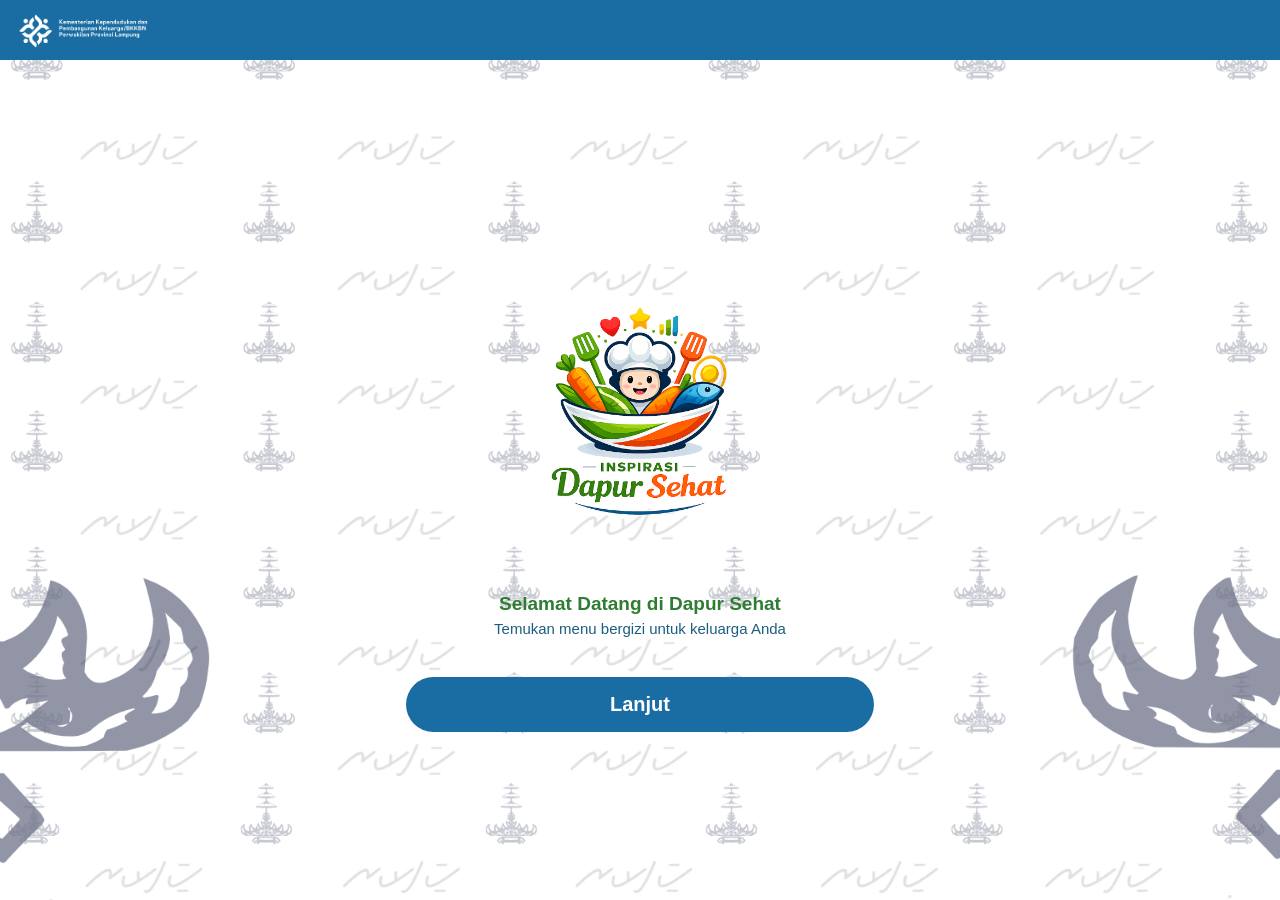
<file: index.html>
<!DOCTYPE html>
<html>
<head>
  <title>Selamat Datang - Dapur Sehat</title>
  <link rel="stylesheet" href="css/style.css">
  <!-- PWA -->
  <link rel="manifest" href="manifest.json">
  <meta name="theme-color" content="#4CAF50">
</head>
<body class="landing-bg">

  <header class="bkkbn-header">
    <div class="header-content">
      <img src="assets/logo-bkkbn.png" class="logo-bkkbn">
    </div>
  </header>

  <div class="landing-container">
    <div class="logo-container">
      <img src="assets/logo.png" class="logo-landing">
    </div>

    <div class="welcome-section">
        <p class="subtitle-highlight">Selamat Datang di Dapur Sehat</p>
        <p class="subtitle-text">Temukan menu bergizi untuk keluarga Anda</p>
    </div>

    <button class="btn-lanjut" onclick="window.location.href='home.html'">
      Lanjut
    </button>
  </div>
  
  <!-- Service Worker -->
  <script>
  if ("serviceWorker" in navigator) {
    navigator.serviceWorker.register("service-worker.js")
      .then(() => console.log("Service Worker Registered"));
  }
  </script>

</body>
</html>
</file>
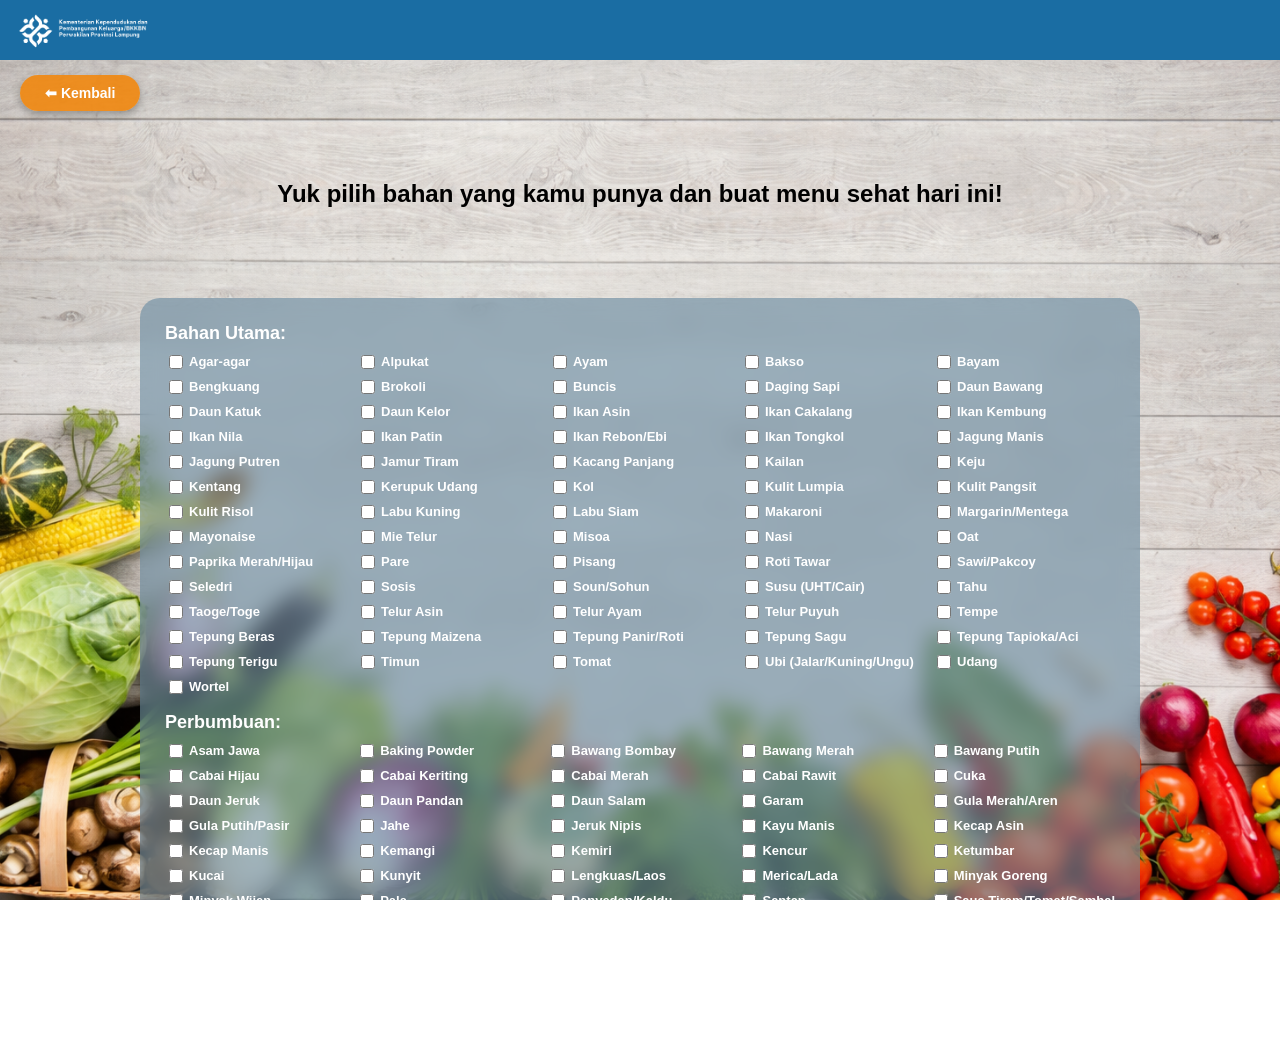
<file: detail.html>
<!DOCTYPE html>
<html lang="id">
<head>
    <meta charset="UTF-8">
    <meta name="viewport" content="width=device-width, initial-scale=1.0">
    <title>Detail Resep - Dapur Sehat</title>
    <link rel="stylesheet" href="css/style.css">
    <!-- PWA -->
    <link rel="manifest" href="manifest.json">
    <meta name="theme-color" content="#4CAF50">
</head>
<body class="masak-bg">

    <div class="bkkbn-header">
        <div class="header-content">
            <img src="assets/logo-bkkbn.png" class="logo-bkkbn">
        </div>
    </div>

    <button onclick="history.back()" class="btn-kembali-atas">
        ⬅ Kembali
    </button>

    <div class="container">
        <div id="detail-resep-container"></div>
        
        <div style="text-align: center; margin-top: 30px; margin-bottom: 50px;">
            <button onclick="window.location.href='masak.html'" class="btn-ulang-bahan">
                Cari Menu Lain
            </button>
        </div>
    </div>

    <script src="js/detail.js"></script>

</body>
</html>
</file>
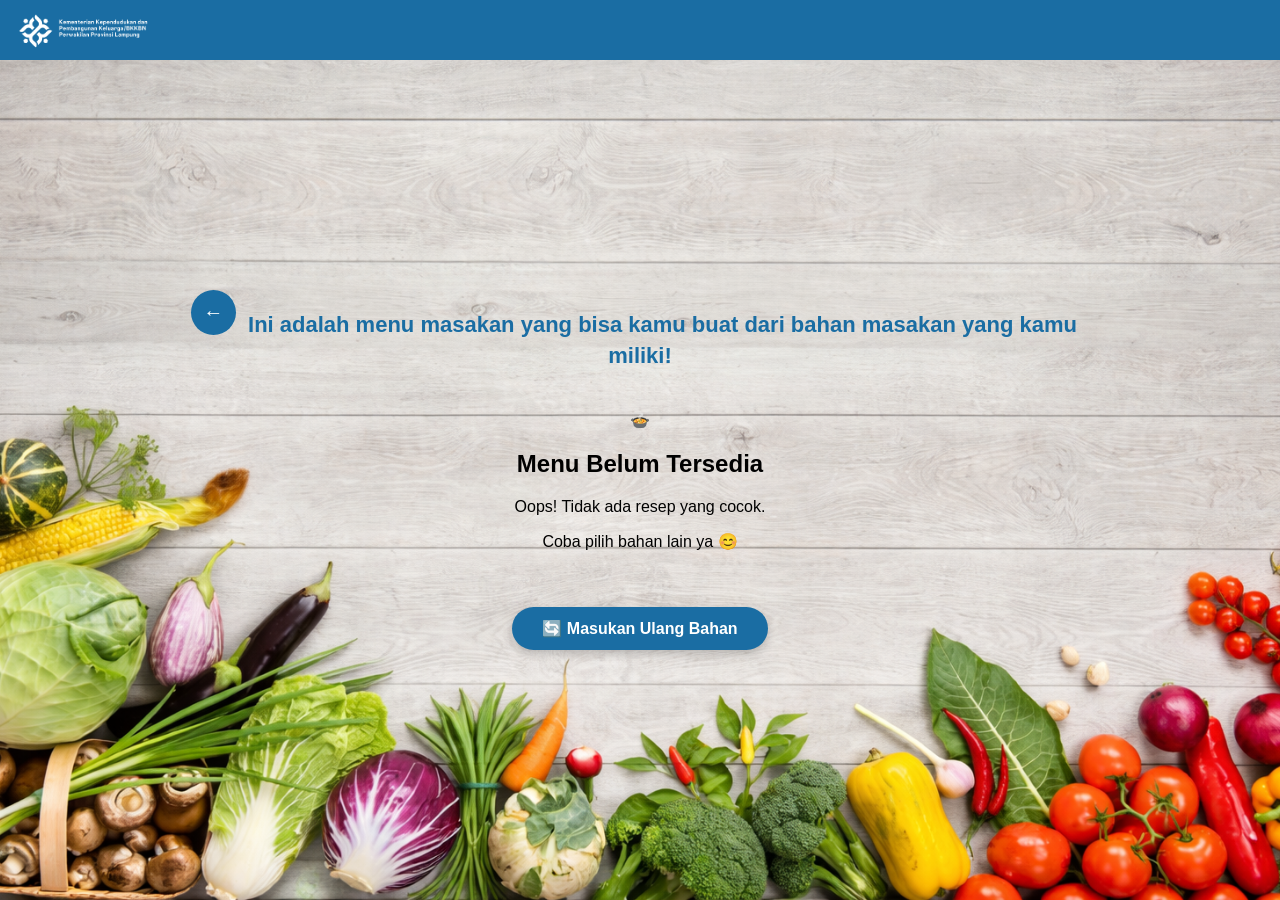
<file: hasilresep.html>
<!DOCTYPE html>
<html>
<head>
    <meta charset="UTF-8">
    <title>Hasil Rekomendasi Resep</title>
    <link rel="stylesheet" href="css/style.css">
    <!-- PWA -->
    <link rel="manifest" href="manifest.json">
    <meta name="theme-color" content="#4CAF50">
</head>
<body class="masak-bg">

<div class="bkkbn-header">
    <div class="header-content">
        <img src="assets/logo-bkkbn.png" class="logo-bkkbn">
    </div>
</div>

<div class="container-hasil">
    <button onclick="window.location.href='masak.html'" class="btn-back-circle">←</button>
    
    <h2 class="judul-hasil">
        Ini adalah menu masakan yang bisa kamu buat dari bahan masakan yang kamu miliki!
    </h2>

    <div id="resep-grid" class="resep-grid"></div>

    <div style="margin-top: 40px;">
        <button onclick="window.location.href='masak.html'" class="btn-ulang-bahan">
            🔄 Masukan Ulang Bahan
        </button>
    </div>
</div>

<script src="js/hasil.js"></script>

<!-- Service Worker -->
  <script>
  if ("serviceWorker" in navigator) {
    navigator.serviceWorker.register("service-worker.js")
      .then(() => console.log("Service Worker Registered"));
  }
  </script>
  
</body>
</html>
</file>
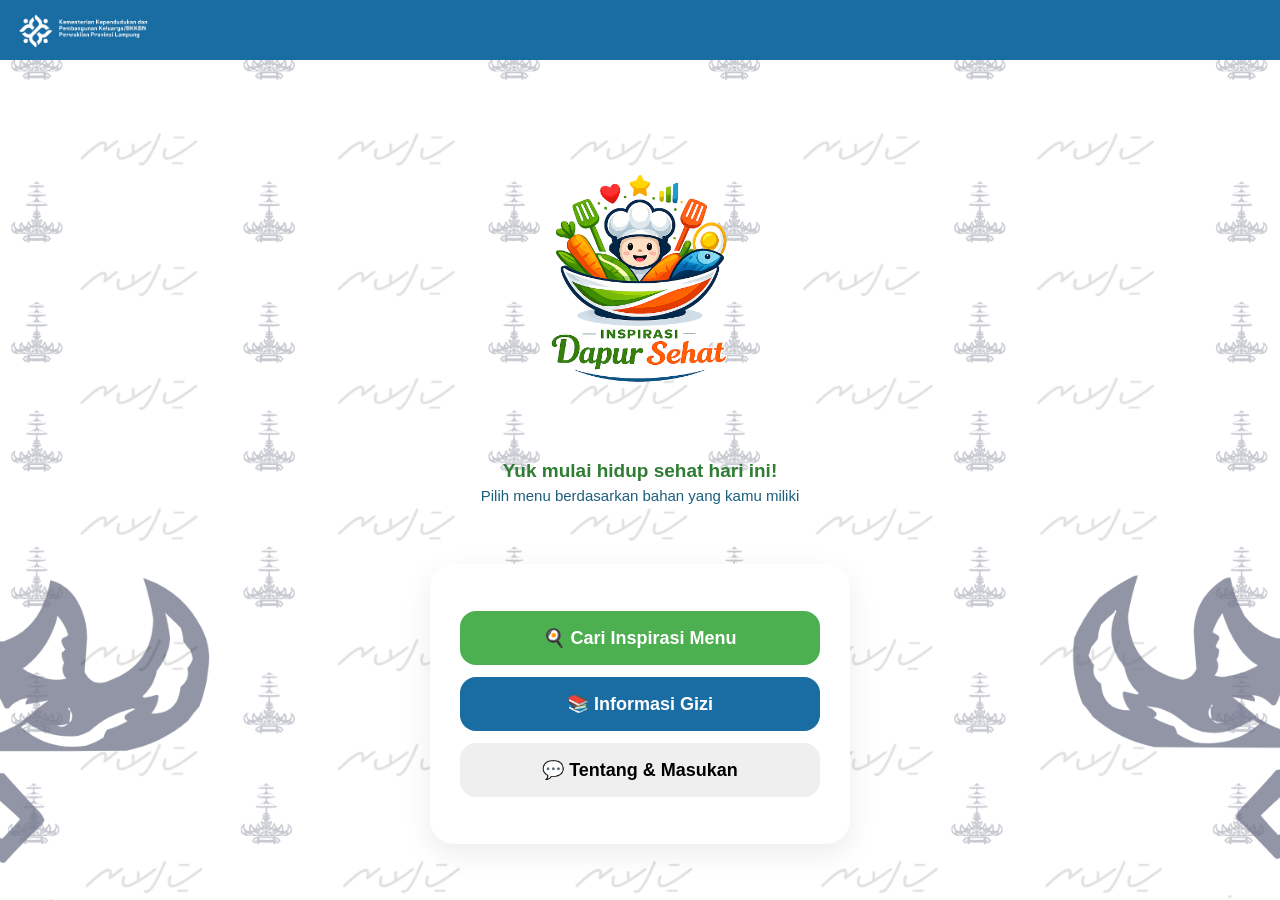
<file: home.html>
<!DOCTYPE html>
<html>
<head>
  <title>Dapur Sehat</title>
  <link rel="stylesheet" href="css/style.css">
  <link rel="manifest" href="manifest.json">
  <meta name="theme-color" content="#4CAF50">
</head>

<body class="landing-bg">

<div class="bkkbn-header">
  <div class="header-content">
    <img src="assets/logo-bkkbn.png" class="logo-bkkbn">
  </div>
</div>

<div class="landing-container">

  <div class="logo-container">
    <img src="assets/logo.png" class="logo-landing">
  </div>

  <div class="welcome-section">
    <p class="subtitle-highlight">Yuk mulai hidup sehat hari ini!</p>
    <p class="subtitle-text">Pilih menu berdasarkan bahan yang kamu miliki</p>
  </div>

  <div class="menu">
    <button onclick="goTo('masak.html')">🍳 Cari Inspirasi Menu</button>
    <button onclick="goTo('informasi_gizi.html')">📚 Informasi Gizi</button>
    <button onclick="goTo('masukan.html')">💬 Tentang & Masukan</button>
  </div>

</div> <script src="js/app.js"></script>
<script>
if ("serviceWorker" in navigator) {
  navigator.serviceWorker.register("service-worker.js")
    .then(() => console.log("Service Worker Registered"));
}
</script>
</body>
</html>
</file>
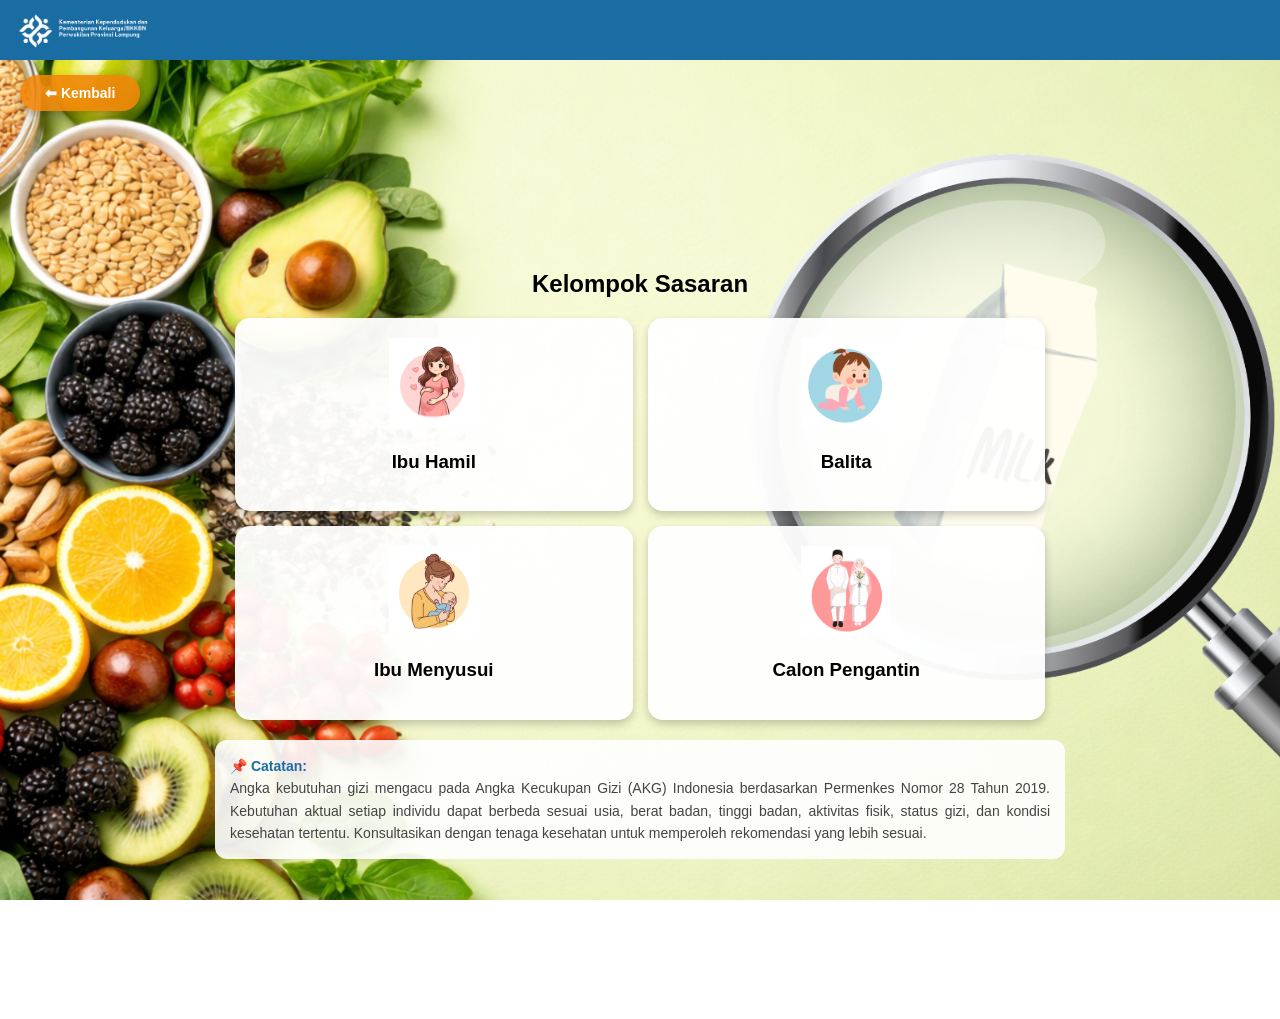
<file: informasi_gizi.html>
<!DOCTYPE html>
<html>
<head>
  <title>Informasi Gizi</title>
  <meta name="viewport" content="width=device-width, initial-scale=1.0">
  <link rel="stylesheet" href="css/style.css">

  <!-- PWA -->
  <link rel="manifest" href="manifest.json">
  <meta name="theme-color" content="#4CAF50">
</head>

<body class="stunting-bg">

<!-- HEADER -->
<div class="bkkbn-header">
  <div class="header-content">
    <img src="assets/logo-bkkbn.png" class="logo-bkkbn">
  </div>
</div>

<div class="container">
  <h2>Kelompok Sasaran</h2>

  <div class="card-container">
    
    <div class="card" onclick="window.location.href='isi_informasi/hamil.html'">
      <img src="assets/icon_hamil.png">
      <h3>Ibu Hamil</h3>
    </div>

    <div class="card" onclick="window.location.href='isi_informasi/balita.html'">
      <img src="assets/icon_balita.png">
      <h3>Balita</h3>
    </div>

    <div class="card" onclick="window.location.href='isi_informasi/menyusui.html'">
      <img src="assets/icon_menyusui.png">
      <h3>Ibu Menyusui</h3>
    </div>

    <div class="card" onclick="window.location.href='isi_informasi/pengantin.html'">
      <img src="assets/icon_pernikahan.png">
      <h3>Calon Pengantin</h3>
    </div>
  </div>
  
  <div class="catatan-gizi">
  <strong>📌 Catatan:</strong><br>
  Angka kebutuhan gizi mengacu pada Angka Kecukupan Gizi (AKG) Indonesia
  berdasarkan Permenkes Nomor 28 Tahun 2019. Kebutuhan aktual setiap
  individu dapat berbeda sesuai usia, berat badan, tinggi badan, aktivitas
  fisik, status gizi, dan kondisi kesehatan tertentu. Konsultasikan dengan 
  tenaga kesehatan untuk memperoleh rekomendasi yang lebih sesuai.
</div>


  <button onclick="window.location.href='home.html'" class="btn-kembali-atas">
    ⬅ Kembali
  </button>

</div>

<script src="js/stunting.js"></script>

</body>
</html>
</file>
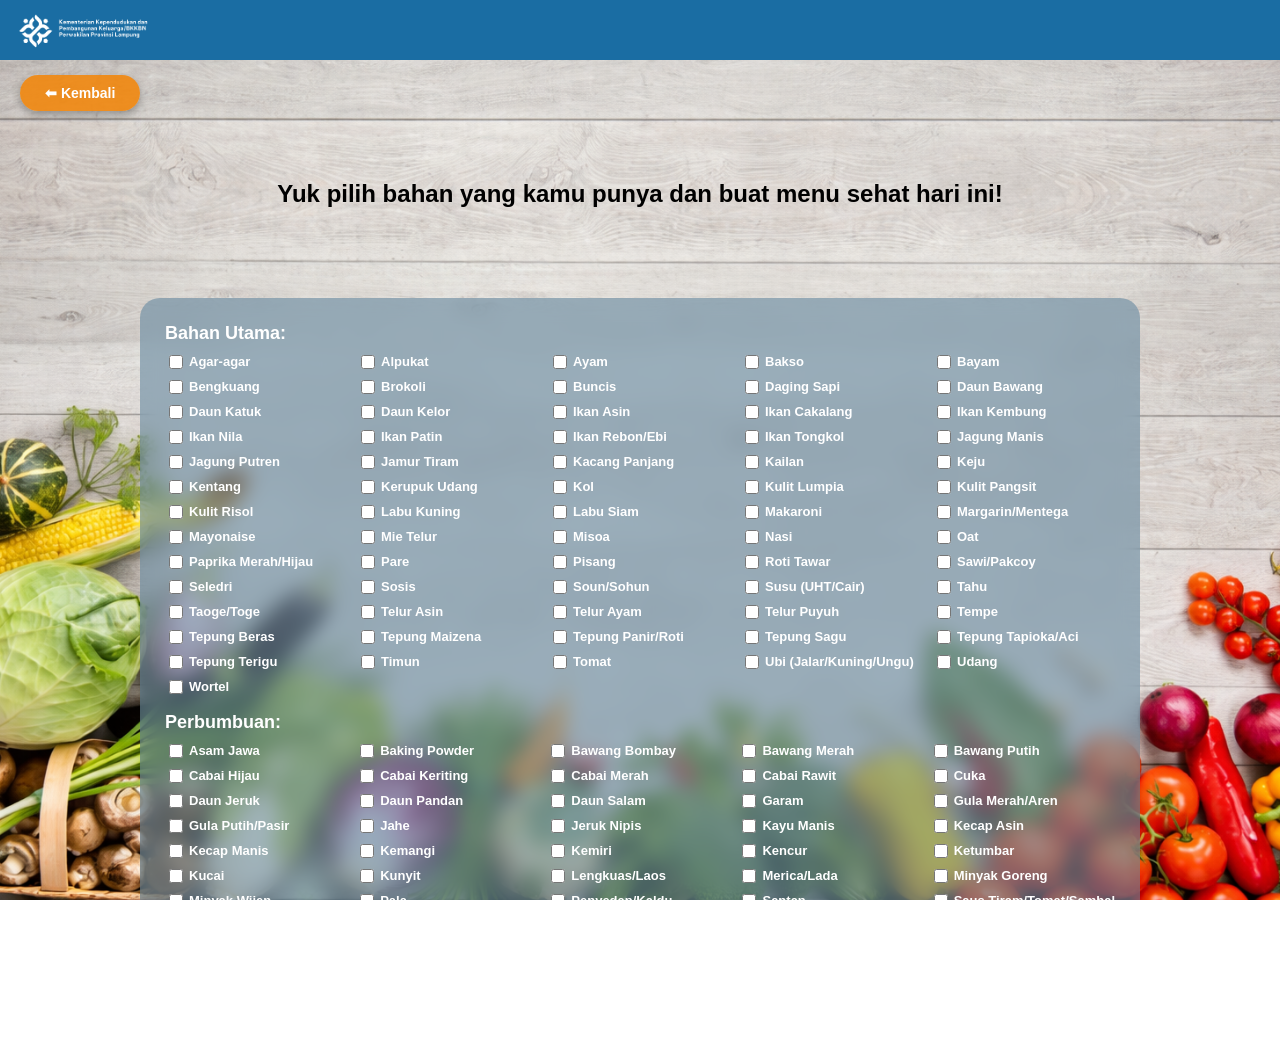
<file: masak.html>
<!DOCTYPE html>
<html>
<head>
  <title>Masak</title>
  <meta name="viewport" content="width=device-width, initial-scale=1.0">
  <link rel="stylesheet" href="css/style.css">
  <!-- PWA -->
  <link rel="manifest" href="manifest.json">
  <meta name="theme-color" content="#4CAF50">
</head>

<body class="masak-bg">

<div class="bkkbn-header">
  <div class="header-content">
    <img src="assets/logo-bkkbn.png" class="logo-bkkbn">
  </div>
</div>

<button onclick="window.location.href='home.html'" class="btn-kembali-atas">
    ⬅ Kembali
</button>

<div class="container">
  <h2>Yuk pilih bahan yang kamu punya dan buat menu sehat hari ini!</h2>
</div>

<div class="bahan-box">
  <div id="ingredients">
    <div class="ingredient-container">

      <div class="filter-container">
  <div class="category-section">
    <h3>Bahan Utama:</h3>
    <div class="checkbox-group">
      <label><input type="checkbox" class="ingredient-cb" value="bayam"> Bayam</label>
      <label><input type="checkbox" class="ingredient-cb" value="seledri"> Seledri</label>
      <label><input type="checkbox" class="ingredient-cb" value="kentang"> Kentang</label>
      <label><input type="checkbox" class="ingredient-cb" value="jagung manis"> Jagung Manis</label>
      <label><input type="checkbox" class="ingredient-cb" value="jagung putren"> Jagung Putren</label>
      <label><input type="checkbox" class="ingredient-cb" value="kacang panjang"> Kacang Panjang</label>
      <label><input type="checkbox" class="ingredient-cb" value="daun bawang"> Daun Bawang</label>
      <label><input type="checkbox" class="ingredient-cb" value="ubi"> Ubi (Jalar/Kuning/Ungu)</label>
      <label><input type="checkbox" class="ingredient-cb" value="tomat"> Tomat</label>
      <label><input type="checkbox" class="ingredient-cb" value="wortel"> Wortel</label>
      <label><input type="checkbox" class="ingredient-cb" value="sawi"> Sawi/Pakcoy</label>
      <label><input type="checkbox" class="ingredient-cb" value="buncis"> Buncis</label>
      <label><input type="checkbox" class="ingredient-cb" value="labu siam"> Labu Siam</label>
      <label><input type="checkbox" class="ingredient-cb" value="labu kuning"> Labu Kuning</label>
      <label><input type="checkbox" class="ingredient-cb" value="daun katuk"> Daun Katuk</label>
      <label><input type="checkbox" class="ingredient-cb" value="kol"> Kol</label>
      <label><input type="checkbox" class="ingredient-cb" value="brokoli"> Brokoli</label>
      <label><input type="checkbox" class="ingredient-cb" value="paprika"> Paprika Merah/Hijau</label>
      <label><input type="checkbox" class="ingredient-cb" value="daun kelor"> Daun Kelor</label>
      <label><input type="checkbox" class="ingredient-cb" value="taoge"> Taoge/Toge</label>
      <label><input type="checkbox" class="ingredient-cb" value="pare"> Pare</label>
      <label><input type="checkbox" class="ingredient-cb" value="jamur tiram"> Jamur Tiram</label>
      <label><input type="checkbox" class="ingredient-cb" value="kailan"> Kailan</label>
      <label><input type="checkbox" class="ingredient-cb" value="timun"> Timun</label>
      <label><input type="checkbox" class="ingredient-cb" value="bengkuang"> Bengkuang</label>

      <label><input type="checkbox" class="ingredient-cb" value="telur"> Telur Ayam</label>
      <label><input type="checkbox" class="ingredient-cb" value="telur puyuh"> Telur Puyuh</label>
      <label><input type="checkbox" class="ingredient-cb" value="telur asin"> Telur Asin</label>
      <label><input type="checkbox" class="ingredient-cb" value="ayam"> Ayam</label>
      <label><input type="checkbox" class="ingredient-cb" value="udang"> Udang</label>
      <label><input type="checkbox" class="ingredient-cb" value="daging sapi"> Daging Sapi</label>
      <label><input type="checkbox" class="ingredient-cb" value="ikan kembung"> Ikan Kembung</label>
      <label><input type="checkbox" class="ingredient-cb" value="ikan tongkol"> Ikan Tongkol</label>
      <label><input type="checkbox" class="ingredient-cb" value="ikan nila"> Ikan Nila</label>
      <label><input type="checkbox" class="ingredient-cb" value="ikan patin"> Ikan Patin</label>
      <label><input type="checkbox" class="ingredient-cb" value="ikan cakalang"> Ikan Cakalang</label>
      <label><input type="checkbox" class="ingredient-cb" value="ikan asin"> Ikan Asin</label>
      <label><input type="checkbox" class="ingredient-cb" value="ikan rebon"> Ikan Rebon/Ebi</label>
      <label><input type="checkbox" class="ingredient-cb" value="bakso"> Bakso</label>
      <label><input type="checkbox" class="ingredient-cb" value="sosis"> Sosis</label>
      <label><input type="checkbox" class="ingredient-cb" value="tahu"> Tahu</label>
      <label><input type="checkbox" class="ingredient-cb" value="tempe"> Tempe</label>

      <label><input type="checkbox" class="ingredient-cb" value="nasi"> Nasi</label>
      <label><input type="checkbox" class="ingredient-cb" value="mie"> Mie Telur</label>
      <label><input type="checkbox" class="ingredient-cb" value="misoa"> Misoa</label>
      <label><input type="checkbox" class="ingredient-cb" value="soun"> Soun/Sohun</label>
      <label><input type="checkbox" class="ingredient-cb" value="makaroni"> Makaroni</label>
      <label><input type="checkbox" class="ingredient-cb" value="kulit lumpia"> Kulit Lumpia</label>
      <label><input type="checkbox" class="ingredient-cb" value="kulit pangsit"> Kulit Pangsit</label>
      <label><input type="checkbox" class="ingredient-cb" value="kulit risol"> Kulit Risol</label>
      <label><input type="checkbox" class="ingredient-cb" value="tepung terigu"> Tepung Terigu</label>
      <label><input type="checkbox" class="ingredient-cb" value="tepung panir"> Tepung Panir/Roti</label>
      <label><input type="checkbox" class="ingredient-cb" value="tepung beras"> Tepung Beras</label>
      <label><input type="checkbox" class="ingredient-cb" value="tepung tapioka"> Tepung Tapioka/Aci</label>
      <label><input type="checkbox" class="ingredient-cb" value="tepung maizena"> Tepung Maizena</label>
      <label><input type="checkbox" class="ingredient-cb" value="tepung sagu"> Tepung Sagu</label>
      <label><input type="checkbox" class="ingredient-cb" value="oat"> Oat</label>
      <label><input type="checkbox" class="ingredient-cb" value="roti"> Roti Tawar</label>

      <label><input type="checkbox" class="ingredient-cb" value="pisang"> Pisang</label>
      <label><input type="checkbox" class="ingredient-cb" value="alpukat"> Alpukat</label>
      <label><input type="checkbox" class="ingredient-cb" value="susu"> Susu (UHT/Cair)</label>
      <label><input type="checkbox" class="ingredient-cb" value="keju"> Keju</label>
      <label><input type="checkbox" class="ingredient-cb" value="margarin"> Margarin/Mentega</label>
      <label><input type="checkbox" class="ingredient-cb" value="mayonaise"> Mayonaise</label>
      <label><input type="checkbox" class="ingredient-cb" value="agar-agar"> Agar-agar</label>
      <label><input type="checkbox" class="ingredient-cb" value="kerupuk udang"> Kerupuk Udang</label>
    </div>
  </div>

  <div class="category-section">
    <h3>Perbumbuan:</h3>
    <div class="checkbox-group">
      <label><input type="checkbox" class="ingredient-cb" value="bawang merah"> Bawang Merah</label>
      <label><input type="checkbox" class="ingredient-cb" value="bawang putih"> Bawang Putih</label>
      <label><input type="checkbox" class="ingredient-cb" value="bawang bombay"> Bawang Bombay</label>
      <label><input type="checkbox" class="ingredient-cb" value="cabai merah"> Cabai Merah</label>
      <label><input type="checkbox" class="ingredient-cb" value="cabai rawit"> Cabai Rawit</label>
      <label><input type="checkbox" class="ingredient-cb" value="cabai hijau"> Cabai Hijau</label>
      <label><input type="checkbox" class="ingredient-cb" value="cabai keriting"> Cabai Keriting</label>
      <label><input type="checkbox" class="ingredient-cb" value="jahe"> Jahe</label>
      <label><input type="checkbox" class="ingredient-cb" value="lengkuas"> Lengkuas/Laos</label>
      <label><input type="checkbox" class="ingredient-cb" value="serai"> Serai/Sereh</label>
      <label><input type="checkbox" class="ingredient-cb" value="kunyit"> Kunyit</label>
      <label><input type="checkbox" class="ingredient-cb" value="kencur"> Kencur</label>
      <label><input type="checkbox" class="ingredient-cb" value="daun salam"> Daun Salam</label>
      <label><input type="checkbox" class="ingredient-cb" value="daun jeruk"> Daun Jeruk</label>
      <label><input type="checkbox" class="ingredient-cb" value="daun pandan"> Daun Pandan</label>
      <label><input type="checkbox" class="ingredient-cb" value="kemangi"> Kemangi</label>
      <label><input type="checkbox" class="ingredient-cb" value="kemiri"> Kemiri</label>
      <label><input type="checkbox" class="ingredient-cb" value="kucai"> Kucai</label>

      <label><input type="checkbox" class="ingredient-cb" value="ketumbar"> Ketumbar</label>
      <label><input type="checkbox" class="ingredient-cb" value="merica"> Merica/Lada</label>
      <label><input type="checkbox" class="ingredient-cb" value="pala"> Pala</label>
      <label><input type="checkbox" class="ingredient-cb" value="kayu manis"> Kayu Manis</label>

      <label><input type="checkbox" class="ingredient-cb" value="garam"> Garam</label>
      <label><input type="checkbox" class="ingredient-cb" value="gula putih"> Gula Putih/Pasir</label>
      <label><input type="checkbox" class="ingredient-cb" value="gula merah"> Gula Merah/Aren</label>
      <label><input type="checkbox" class="ingredient-cb" value="penyedap"> Penyedap/Kaldu</label>
      <label><input type="checkbox" class="ingredient-cb" value="kecap manis"> Kecap Manis</label>
      <label><input type="checkbox" class="ingredient-cb" value="kecap asin"> Kecap Asin</label>
      <label><input type="checkbox" class="ingredient-cb" value="saus"> Saus Tiram/Tomat/Sambal</label>
      <label><input type="checkbox" class="ingredient-cb" value="santan"> Santan</label>
      <label><input type="checkbox" class="ingredient-cb" value="jeruk nipis"> Jeruk Nipis</label>
      <label><input type="checkbox" class="ingredient-cb" value="asam jawa"> Asam Jawa</label>
      <label><input type="checkbox" class="ingredient-cb" value="cuka"> Cuka</label>
      <label><input type="checkbox" class="ingredient-cb" value="terasi"> Terasi</label>
      <label><input type="checkbox" class="ingredient-cb" value="minyak goreng"> Minyak Goreng</label>
      <label><input type="checkbox" class="ingredient-cb" value="minyak wijen"> Minyak Wijen</label>
      <label><input type="checkbox" class="ingredient-cb" value="baking powder"> Baking Powder</label>
    </div>
  </div>
</div>

    </div>
  </div>
</div>

<div style="margin-top: 30px; text-align: center;">
  <button id="btn-olah" class="btn" style="display: none;" onclick="olahBahan()">
    Olah Bahan
  </button>
</div>

<div id="results" style="margin: 20px;"></div>

<script src="js/masak.js"></script>
  <script>
// ================= URUTKAN BAHAN A-Z OTOMATIS =================
document.addEventListener('DOMContentLoaded', function () {

  const groups =
    document.querySelectorAll('.checkbox-group');

  groups.forEach(group => {

    const labels =
      Array.from(
        group.querySelectorAll('label')
      );

    labels.sort((a, b) => {

      return a.textContent
        .trim()
        .localeCompare(
          b.textContent.trim(),
          'id',
          { sensitivity: 'base' }
        );
    });

    labels.forEach(label => {
      group.appendChild(label);
    });

  });

});
</script>

<!-- Service Worker -->
  <script>
  if ("serviceWorker" in navigator) {
    navigator.serviceWorker.register("service-worker.js")
      .then(() => console.log("Service Worker Registered"));
  }
  </script>

</body>
</html>
</file>
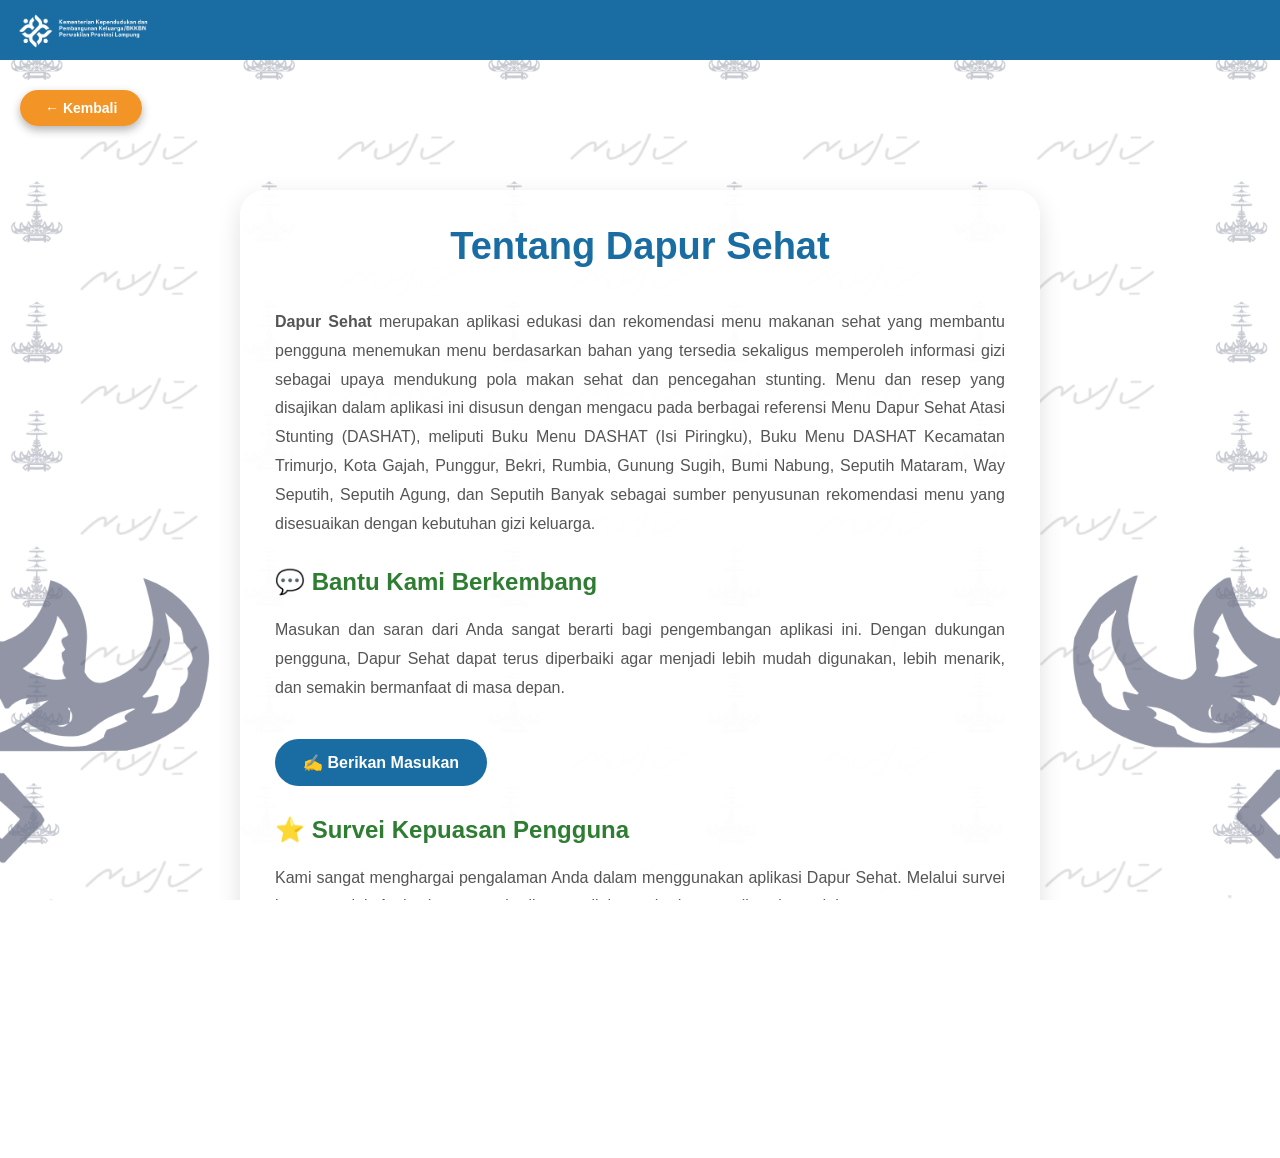
<file: masukan.html>
<!DOCTYPE html>
<html lang="id">
<head>
  <meta charset="UTF-8">
  <meta name="viewport" content="width=device-width, initial-scale=1.0">
  <title>Tentang & Masukan</title>

  <link rel="stylesheet" href="css/style.css">
</head>

<body class="landing-bg masukan-bg">

  <header class="bkkbn-header">
    <div class="header-content">
      <img src="assets/logo-bkkbn.png" class="logo-bkkbn">
    </div>
  </header>

  <button class="btn-kembali-atas" onclick="history.back()">
    ← Kembali
  </button>

  <div class="container">

    <div class="card-masukan">

      <h1>Tentang Dapur Sehat</h1>

      <p>
        <strong>Dapur Sehat</strong>
        merupakan aplikasi edukasi dan rekomendasi
        menu makanan sehat yang membantu pengguna
        menemukan menu berdasarkan bahan yang tersedia
        sekaligus memperoleh informasi gizi sebagai
        upaya mendukung pola makan sehat dan pencegahan
        stunting. Menu dan resep yang disajikan dalam
        aplikasi ini disusun dengan mengacu pada berbagai
        referensi Menu Dapur Sehat Atasi Stunting (DASHAT),
        meliputi Buku Menu DASHAT (Isi Piringku), Buku Menu
        DASHAT Kecamatan Trimurjo, Kota Gajah, Punggur, Bekri,
        Rumbia, Gunung Sugih, Bumi Nabung, Seputih Mataram,
        Way Seputih, Seputih Agung, dan Seputih Banyak sebagai
        sumber penyusunan rekomendasi menu yang disesuaikan
        dengan kebutuhan gizi keluarga.
      </p>

      <h2>💬 Bantu Kami Berkembang</h2>

      <p>
        Masukan dan saran dari Anda sangat
        berarti bagi pengembangan aplikasi ini.
        Dengan dukungan pengguna, Dapur Sehat
        dapat terus diperbaiki agar menjadi
        lebih mudah digunakan, lebih menarik,
        dan semakin bermanfaat di masa depan.
      </p>

      <button class="btn-masukan" onclick="window.open('https://docs.google.com/forms/d/e/1FAIpQLSc1uRovTQCVS-wJZA9zDGZgv-egY7FzjIPtLef93ooaTEmh4g/viewform?usp=header','_blank')">
        ✍️ Berikan Masukan
      </button>

      <h2>⭐ Survei Kepuasan Pengguna</h2>

      <p>
        Kami sangat menghargai pengalaman Anda dalam menggunakan
        aplikasi Dapur Sehat. Melalui survei kepuasan ini, Anda
        dapat memberikan penilaian terhadap tampilan, kemudahan
        penggunaan, serta manfaat aplikasi sebagai bahan evaluasi
        dan pengembangan di masa mendatang.
      </p>

      <button class="btn-survei" onclick="window.open('https://docs.google.com/forms/d/e/1FAIpQLSdaUPqYViNzvyZQZtGqZA25aZ_Ixte7Wn4slsEGJwA7rckB5g/viewform?usp=header','_blank')">
        📊 Isi Survei Kepuasan
      </button>


    </div>

  </div>

</body>
</html>
</file>
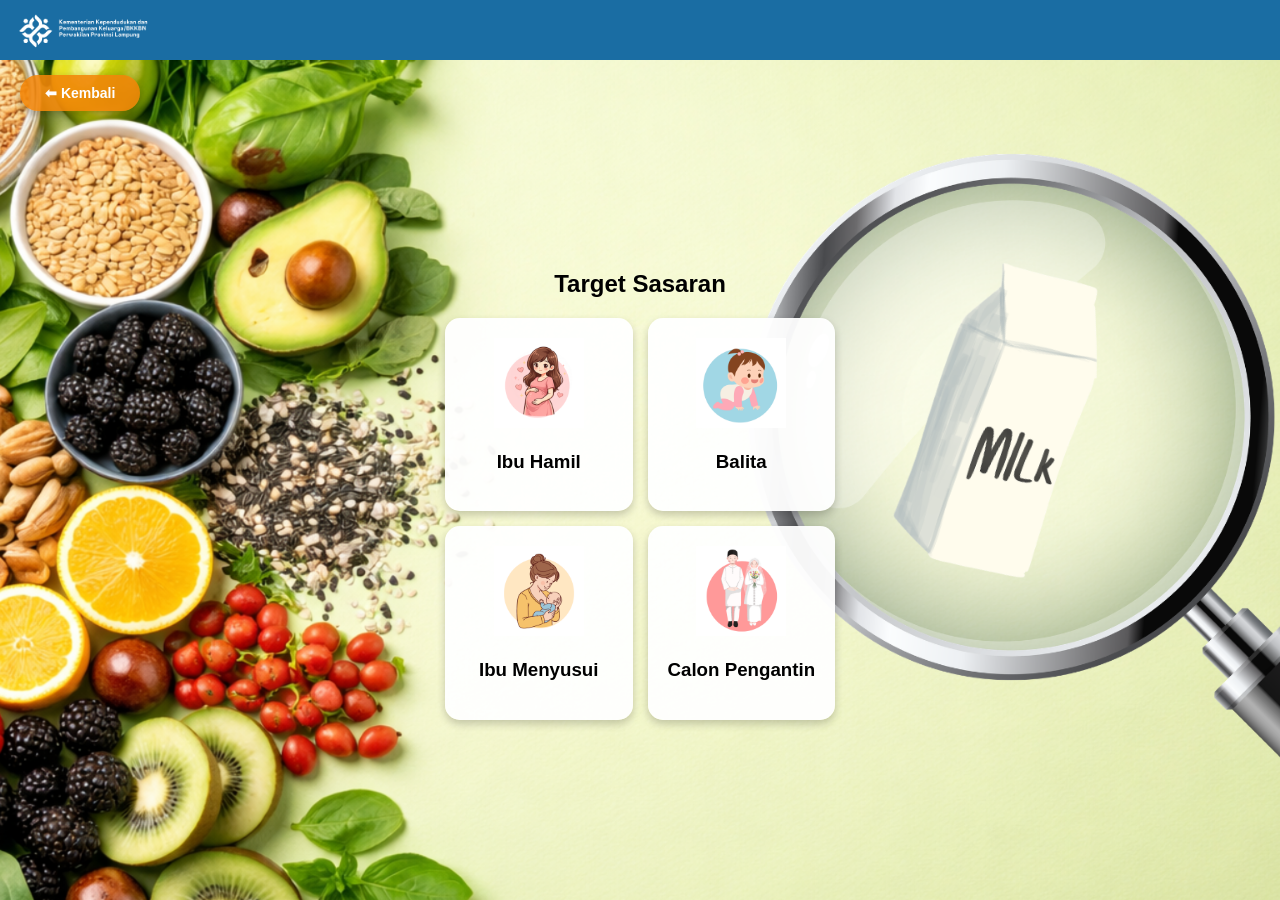
<file: stunting.html>
<!DOCTYPE html>
<html>
<head>
  <title>Informasi Gizi</title>
  <meta name="viewport" content="width=device-width, initial-scale=1.0">
  <link rel="stylesheet" href="css/style.css">
  <!-- PWA -->
  <link rel="manifest" href="manifest.json">
  <meta name="theme-color" content="#4CAF50">
</head>

<body class="stunting-bg">

<!-- HEADER -->
<div class="bkkbn-header">
  <div class="header-content">
    <img src="assets/logo-bkkbn.png" class="logo-bkkbn">
  </div>
</div>

<div class="container">
  <h2>Target Sasaran</h2>

  <div class="card-container">
    
    <div class="card" onclick="window.location.href='isi_informasi/hamil.html'">
      <img src="assets/icon_hamil.png">
      <h3>Ibu Hamil</h3>
    </div>

    <div class="card" onclick="window.location.href='isi_informasi/balita.html'">
      <img src="assets/icon_balita.png">
      <h3>Balita</h3>
    </div>

    <div class="card" onclick="window.location.href='isi_informasi/menyusui.html'">
      <img src="assets/icon_menyusui.png">
      <h3>Ibu Menyusui</h3>
    </div>

    <div class="card" onclick="window.location.href='isi_informasi/caten.html'">
      <img src="assets/icon_pernikahan.png">
      <h3>Calon Pengantin</h3>
    </div>

  </div>

  <button onclick="window.location.href='home.html'" class="btn-kembali-atas">⬅ Kembali</button>
</div>

<script src="js/stunting.js"></script>

</body>
</html>
</file>
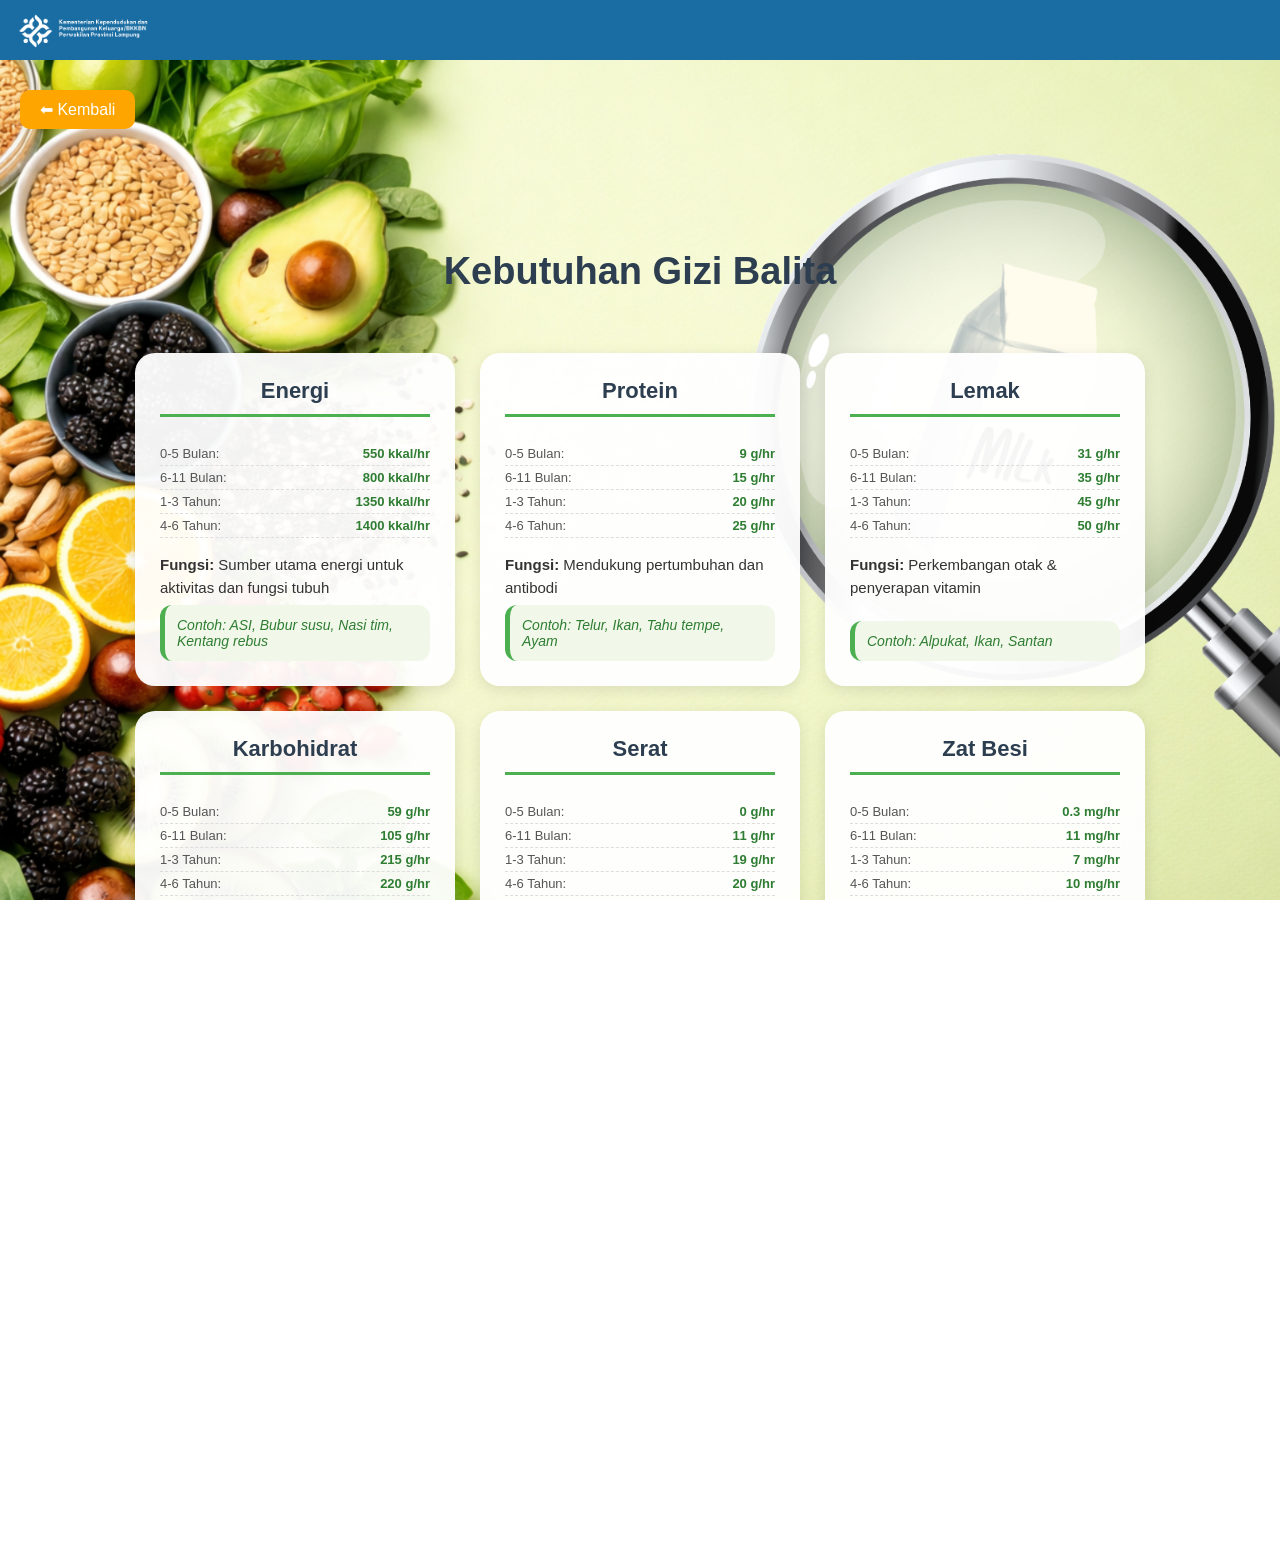
<file: isi_informasi/balita.html>
<!DOCTYPE html>
<html>
<head>
  <title>Kebutuhan Gizi Balita</title>
  <link rel="stylesheet" href="../css/style.css">
</head>

<body class="stunting-bg">

<!-- HEADER -->
<div class="bkkbn-header">
  <div class="header-content">
    <img src="../assets/logo-bkkbn.png" class="logo-bkkbn">
  </div>
</div>

<div class="container">
  <h1>Kebutuhan Gizi Balita</h1>
  
  <div class="detail-grid">

    <div class="detail-card">
      <div class="card-header">Energi</div>
      <ul class="age-list">
        <li>0-5 Bulan: <strong>550 kkal/hr</strong></li>
        <li>6-11 Bulan: <strong>800 kkal/hr</strong></li>
        <li>1-3 Tahun: <strong>1350 kkal/hr</strong></li>
        <li>4-6 Tahun: <strong>1400 kkal/hr</strong></li>
      </ul>
      <p><strong>Fungsi:</strong> Sumber utama energi untuk aktivitas dan fungsi tubuh</p>
      <div class="pangan-lokal">Contoh: ASI, Bubur susu, Nasi tim, Kentang rebus</div>
    </div>

    <div class="detail-card">
      <div class="card-header">Protein</div>
      <ul class="age-list">
        <li>0-5 Bulan: <strong>9 g/hr</strong></li>
        <li>6-11 Bulan: <strong>15 g/hr</strong></li>
        <li>1-3 Tahun: <strong>20 g/hr</strong></li>
        <li>4-6 Tahun: <strong>25 g/hr</strong></li>
      </ul>
      <p><strong>Fungsi:</strong> Mendukung pertumbuhan dan antibodi</p>
      <div class="pangan-lokal">Contoh: Telur, Ikan, Tahu tempe, Ayam</div>
    </div>

    <div class="detail-card">
      <div class="card-header">Lemak</div>
      <ul class="age-list">
        <li>0-5 Bulan: <strong>31 g/hr</strong></li>
        <li>6-11 Bulan: <strong>35 g/hr</strong></li>
        <li>1-3 Tahun: <strong>45 g/hr</strong></li>
        <li>4-6 Tahun: <strong>50 g/hr</strong></li>
      </ul>
      <p><strong>Fungsi:</strong> Perkembangan otak & penyerapan vitamin</p>
      <div class="pangan-lokal">Contoh: Alpukat, Ikan, Santan</div>
    </div>

    <div class="detail-card">
      <div class="card-header">Karbohidrat</div>
      <ul class="age-list">
        <li>0-5 Bulan: <strong>59 g/hr</strong></li>
        <li>6-11 Bulan: <strong>105 g/hr</strong></li>
        <li>1-3 Tahun: <strong>215 g/hr</strong></li>
        <li>4-6 Tahun: <strong>220 g/hr</strong></li>
      </ul>
      <p><strong>Fungsi:</strong> Sumber tenaga utama</p>
      <div class="pangan-lokal">Contoh: Nasi, Jagung, Kentang</div>
    </div>

    <div class="detail-card">
      <div class="card-header">Serat</div>
      <ul class="age-list">
        <li>0-5 Bulan: <strong>0 g/hr</strong></li>
        <li>6-11 Bulan: <strong>11 g/hr</strong></li>
        <li>1-3 Tahun: <strong>19 g/hr</strong></li>
        <li>4-6 Tahun: <strong>20 g/hr</strong></li>
      </ul>
      <p><strong>Fungsi:</strong> Melancarkan pencernaan</p>
      <div class="pangan-lokal">Contoh: Wortel, Pepaya, Bayam</div>
    </div>

    <div class="detail-card">
      <div class="card-header">Zat Besi</div>
      <ul class="age-list">
        <li>0-5 Bulan: <strong>0.3 mg/hr</strong></li>
        <li>6-11 Bulan: <strong>11 mg/hr</strong></li>
        <li>1-3 Tahun: <strong>7 mg/hr</strong></li>
        <li>4-6 Tahun: <strong>10 mg/hr</strong></li>
      </ul>
      <p><strong>Fungsi:</strong> Mencegah anemia</p>
      <div class="pangan-lokal">Contoh: Hati ayam, Daging, Bayam</div>
    </div>

    <div class="detail-card">
      <div class="card-header">Vitamin & Mineral</div>
      <p><strong>Kebutuhan:</strong> Vitamin A, C, D, Kalsium, Zink</p>
      <p><strong>Fungsi:</strong> Pertumbuhan & daya tahan tubuh</p>
      <div class="pangan-lokal">Contoh: Susu, Jeruk, Telur</div>
    </div>

  </div>

  <button onclick="history.back()" class="btn">⬅ Kembali</button>
</div>

</body>
</html>
</file>
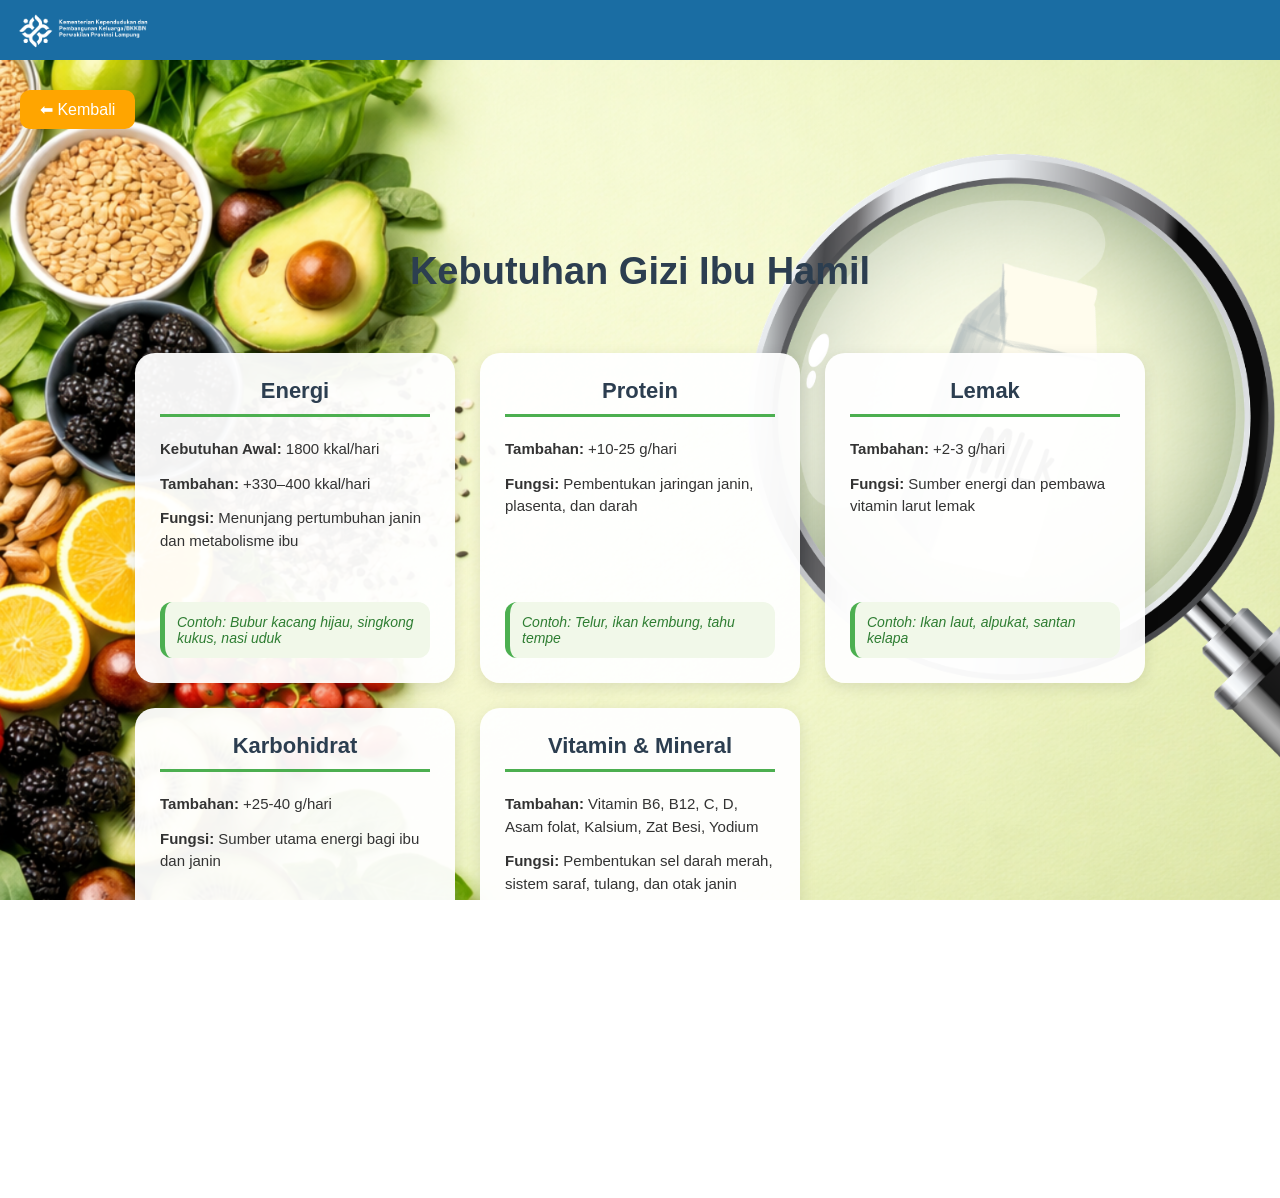
<file: isi_informasi/hamil.html>
<!DOCTYPE html>
<html>
<head>
  <title>Kebutuhan Gizi Ibu Hamil</title>
  <link rel="stylesheet" href="../css/style.css">
</head>

<body class="stunting-bg">

<div class="bkkbn-header">
  <div class="header-content">
    <img src="../assets/logo-bkkbn.png" class="logo-bkkbn">
  </div>
</div>

<div class="container">
  <h1 style="margin-top: 100px;">Kebutuhan Gizi Ibu Hamil</h1>
  
  <div class="detail-grid">
    <div class="detail-card">
      <div class="card-header">Energi</div>
      <p><strong>Kebutuhan Awal:</strong> 1800 kkal/hari</p>
      <p><strong>Tambahan:</strong> +330–400 kkal/hari</p>
      <p><strong>Fungsi:</strong> Menunjang pertumbuhan janin dan metabolisme ibu</p>
      <div class="pangan-lokal">Contoh: Bubur kacang hijau, singkong kukus, nasi uduk</div>
    </div>

    <div class="detail-card">
      <div class="card-header">Protein</div>
      <p><strong>Tambahan:</strong> +10-25 g/hari</p>
      <p><strong>Fungsi:</strong> Pembentukan jaringan janin, plasenta, dan darah</p>
      <div class="pangan-lokal">Contoh: Telur, ikan kembung, tahu tempe</div>
    </div>

    <div class="detail-card">
      <div class="card-header">Lemak</div>
      <p><strong>Tambahan:</strong> +2-3 g/hari</p>
      <p><strong>Fungsi:</strong> Sumber energi dan pembawa vitamin larut lemak</p>
      <div class="pangan-lokal">Contoh: Ikan laut, alpukat, santan kelapa</div>
    </div>

    <div class="detail-card">
      <div class="card-header">Karbohidrat</div>
      <p><strong>Tambahan:</strong> +25-40 g/hari</p>
      <p><strong>Fungsi:</strong> Sumber utama energi bagi ibu dan janin</p>
      <div class="pangan-lokal">Contoh: Beras merah, jagung manis, ubi ungu</div>
    </div>

    <div class="detail-card">
      <div class="card-header">Vitamin & Mineral</div>
      <p><strong>Tambahan:</strong> Vitamin B6, B12, C, D, Asam folat, Kalsium, Zat Besi, Yodium</p>
      <p><strong>Fungsi:</strong> Pembentukan sel darah merah, sistem saraf, tulang, dan otak janin</p>
      <div class="pangan-lokal">Contoh: Daun katuk, pepaya muda, ikan teri</div>
    </div>
  </div>

  <button onclick="history.back()" class="btn">⬅ Kembali</button>
</div>

</body>
</html>
</file>
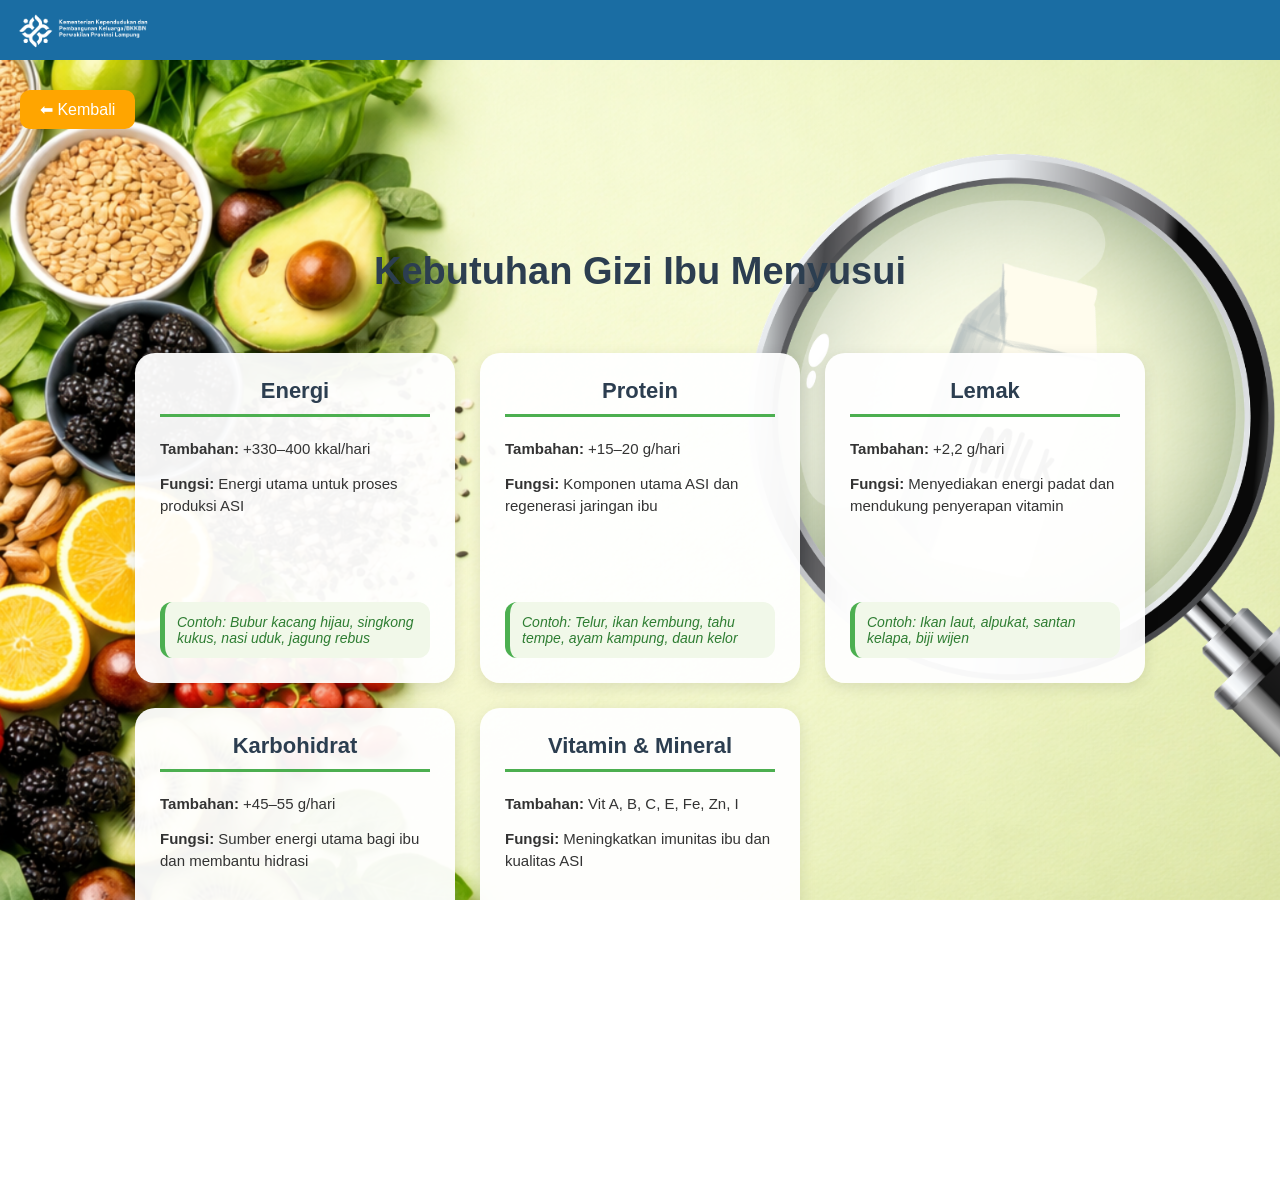
<file: isi_informasi/menyusui.html>
<!DOCTYPE html>
<html>
<head>
  <title>Kebutuhan Gizi Ibu Menyusui</title>
  <link rel="stylesheet" href="../css/style.css">
</head>

<body class="stunting-bg">

<!-- HEADER -->
<div class="bkkbn-header">
  <div class="header-content">
    <img src="../assets/logo-bkkbn.png" class="logo-bkkbn">
  </div>
</div>

<div class="container">
  <h1>Kebutuhan Gizi Ibu Menyusui</h1>
  
  <div class="detail-grid">
    <div class="detail-card">
      <div class="card-header">Energi</div>
      <p><strong>Tambahan:</strong> +330–400 kkal/hari</p>
      <p><strong>Fungsi:</strong> Energi utama untuk proses produksi ASI</p>
      <div class="pangan-lokal">Contoh: Bubur kacang hijau, singkong kukus, nasi uduk, jagung rebus</div>
    </div>

    <div class="detail-card">
      <div class="card-header">Protein</div>
      <p><strong>Tambahan:</strong> +15–20 g/hari</p>
      <p><strong>Fungsi:</strong> Komponen utama ASI dan regenerasi jaringan ibu</p>
      <div class="pangan-lokal">Contoh: Telur, ikan kembung, tahu tempe, ayam kampung, daun kelor</div>
    </div>

    <div class="detail-card">
      <div class="card-header">Lemak</div>
      <p><strong>Tambahan:</strong> +2,2 g/hari</p>
      <p><strong>Fungsi:</strong> Menyediakan energi padat dan mendukung penyerapan vitamin</p>
      <div class="pangan-lokal">Contoh: Ikan laut, alpukat, santan kelapa, biji wijen</div>
    </div>

    <div class="detail-card">
      <div class="card-header">Karbohidrat</div>
      <p><strong>Tambahan:</strong> +45–55 g/hari</p>
      <p><strong>Fungsi:</strong> Sumber energi utama bagi ibu dan membantu hidrasi</p>
      <div class="pangan-lokal">Contoh: Beras merah, jagung manis, kentang, ubi ungu</div>
    </div>

    <div class="detail-card">
      <div class="card-header">Vitamin & Mineral</div>
      <p><strong>Tambahan:</strong> Vit A, B, C, E, Fe, Zn, I</p>
      <p><strong>Fungsi:</strong> Meningkatkan imunitas ibu dan kualitas ASI</p>
      <div class="pangan-lokal">Contoh: Daun katuk, daun kelor, pepaya muda, wortel, pisang, ikan teri</div>
    </div>
  </div>

  <button onclick="history.back()" class="btn">⬅ Kembali</button>
</div>

</body>
</html>
</file>
<file: css/style.css>
/* ==========================================================================
   1. GLOBAL & BODY SETTINGS (Pengaturan Dasar Aplikasi - FIX KETINGGIAN)
   ========================================================================== */
/* PERBAIKAN: Memaksa browser membuka ruang setinggi 100% layar perangkat yang digunakan */
html, body {
  height: 100%;
  margin: 0;
  padding: 0;
  background-color: #ffffff; /* Memaksa warna latar dasar mutlak putih bersih */
}

/* Memastikan transisi scroll halaman terasa halus saat berpindah menu */
html {
  scroll-behavior: smooth;
}

body {
  font-family: Arial, sans-serif;
  text-align: center;
  
  /* PERBAIKAN: Mengaktifkan flexbox luar agar pembarian ruang vertikal menjadi akurat */
  display: flex;
  flex-direction: column;
  
  /* PERBAIKAN: Jarak 60px dipindahkan ke padding-top (bukan margin) agar tidak 
     merusak kalkulasi rata tengah otomatis milik Flexbox di halaman utama */
  padding-top: 60px; 
  box-sizing: border-box; /* Memastikan padding tidak menambah tinggi total body */
}

/* ==========================================================================
   2. HEADER & NAVIGATION BAR (Komponen Atas Khas BKKBN)
   ========================================================================== */
/* Batang Navigasi utama yang menempel di atas layar */
.bkkbn-header {
  background-color: #1a6da3;
  width: 100%;
  height: 60px;
  display: flex;
  align-items: center;
  position: fixed;
  top: 0;
  left: 0;
  z-index: 1000; /* Memastikan navbar selalu berada di lapisan paling depan */
}

/* Pembungkus konten di dalam navbar (Logo + Teks) */
.header-content {
  display: flex;
  align-items: center;
  padding-left: 15px;       
}

/* Ukuran logo instansi pada header */
.logo-bkkbn {
  height: 55px;              
  display: block;
}

/* Teks deskripsi instansi di sebelah logo header */
.header-text p {
  color: white !important;
  margin: 0 !important;
  font-size: 11px !important;
  text-align: left !important;
  line-height: 1.2 !important;
  font-weight: bold;
  text-transform: uppercase;
}


/* ==========================================================================
   3. BRANDING & HERO ELEMENTS (Komponen Logo Utama Aplikasi)
   ========================================================================== */
/* Wadah pemisah untuk logo utama Dapur Sehat */
.logo-container {
  text-align: center;
  margin-top: 30px;
}

/* Pengaturan dimensi logo utama */
.logo {
  width: 260px;
  display: block;
  margin: auto;
}

/* Sub-tulisan kecil di bawah logo utama */
.logo-text {
  font-size: 20px;
  color: #2c3e50;
  margin-top: 10px;
}

/* Gaya penulisan judul besar halaman */
h1 {
  color: #2c3e50;
  font-size: 38px;
  margin-top: 5px;
}

/* Teks penjelasan sekunder di bawah judul utama */
.subtitle {
  color: gray;
  margin-bottom: 20px;
}


/* ==========================================================================
   4. HALAMAN UTAMA / LANDING SCREEN (CENTRALIZED LAYOUT - FIX TENGAH MUTLAK)
   ========================================================================== */
/* Latar belakang halaman selamat datang */
.landing-bg {

  background-image:
    url('../assets/bg-awal.png') !important;

  background-size: cover;

  background-position: center;

  background-repeat: no-repeat;

  background-attachment: fixed;

  min-height: calc(100vh - 60px);

  display: flex;
  flex-direction: column;

  justify-content: center;
  align-items: center;

  margin: 0;
  padding: 0;

  box-sizing: border-box;
}

/* Pembungkus konten khusus di halaman depan */
.landing-container {
  text-align: center;
  width: 100%;
  max-width: 550px; /* Batas lebar ideal agar kotak menu tetap terlihat proporsional di PC */
  display: flex;
  flex-direction: column;
  align-items: center;
  justify-content: center;
  
  /* PERBAIKAN: Menghapus margin auto lama yang merusak sistem centering vertikal flexbox */
  margin: 0; 
}

/* Ukuran logo khusus pada halaman selamat datang */
.logo-landing {
  width: 100%;
  max-width: 280px;
  height: auto;
  margin-bottom: 20px;
}

/* Gaya teks penjelas selamat datang */
.welcome-text h2 {
  color: #2c3e50;
  font-size: 22px;
  margin-bottom: 5px;
}

.welcome-text p {
  color: #546e7a;
  font-size: 16px;
  margin-bottom: 40px;
}

/* Pembungkus teks intro hijau/biru kalem */
.welcome-section {
  margin-top: 10px;
  margin-bottom: 25px;
}

/* Teks Sorotan Hijau (Baris Pertama) */
.subtitle-highlight {
  color: #2E7D32; 
  font-weight: bold;
  font-size: 19px;
  margin: 0;
}

/* Teks Abu Kebiruan Kalem (Baris Kedua) */
.subtitle-text {
  color: #1c5e7e;
  font-size: 15px;
  margin-top: 5px;
}

/* ==========================================================================
   5. MENU BOX & CONTROLS (Kotak Putih Utama & Tombol Pilihan Menu)
   ========================================================================== */
/* Kotak Putih Tengah pembungkus tombol (Dibuat elastis menyesuaikan PC/HP) */
.menu {
  background: #ffffff;
  padding: 35px 30px;
  border-radius: 24px;
  width: 90%;          /* Melebar otomatis 90% di layar smartphone */
  max-width: 420px;    /* Lebar dikunci maksimal 420px di PC agar tidak melar */
  margin: 20px auto;
  box-shadow: 0 10px 30px rgba(0, 0, 0, 0.08); /* Efek bayangan halus */
  box-sizing: border-box;
}

/* Aturan umum untuk tombol pilihan menu */
.menu button {
  display: block;
  width: 100%;
  padding: 16px;
  margin: 12px 0;
  border: none;
  border-radius: 16px;
  font-size: 18px;
  font-weight: bold;
  cursor: pointer;
  transition: transform 0.2s ease, background-color 0.2s ease;
}

/* Tombol Menu Pertama (Tombol Masak - Warna Hijau) */
.menu button:nth-child(1) {
  background: #4CAF50;
  color: white;
}

/* Tombol Menu Kedua (Tombol Informasi Gizi - Warna Biru) */
.menu button:nth-child(2) {
  background: #1a6da3;
  color: white;
}

/* Tombol Biru Lonjong Besar "Lanjut" */
.btn-lanjut {
  background-color: #1a6da3;
  color: white;
  width: 85%;
  padding: 16px;
  border: none;
  border-radius: 50px;
  font-size: 20px;
  font-weight: bold;
  cursor: pointer;
  transition: 0.3s;
}

/* Efek interaktif tombol menu saat diarahkan kursor di desktop */
@media (hover: hover) {
  .menu button:hover, .btn-lanjut:hover {
    transform: translateY(-2px);
    box-shadow: 0 5px 15px rgba(0,0,0,0.1);
  }
}


/* ==========================================================================
   6. NAVIGATION BUTTONS (Tombol Kembali & Kontrol Navigasi Mundur)
   ========================================================================== */
/* Container dengan posisi relatif sebagai acuan tombol melayang */
.container {
  position: relative;
}

/* Tombol kembali melayang (Fixed) di pojok kiri atas di bawah header */
.btn-kembali-atas {
  position: fixed; 
  top: 75px;        
  left: 20px;       
  background-color: #f28509df; /* Warna jingga semi-transparan */
  color: white;
  padding: 10px 25px;
  border: none;
  border-radius: 50px; 
  font-size: 14px;
  font-weight: bold;
  cursor: pointer;
  z-index: 9999; /* Memastikan tombol melayang di atas semua elemen resep */
  box-shadow: 0 4px 10px rgba(0,0,0,0.3);
  transition: 0.3s;
}

.btn-kembali-atas:hover {
  background-color: #155a8a;
  transform: scale(1.05);
}

/* Tombol lingkaran biru dengan ikon panah kembali */
.btn-back-circle {
  background: #1a6da3;
  color: white;
  border: none;
  width: 45px;
  height: 45px;
  border-radius: 50%;
  font-size: 20px;
  cursor: pointer;
  float: left;
}

/* Tombol umum untuk reset atau kembali standar */
.btn {
  margin-top: 20px;
  padding: 10px 20px;
  border: none;
  border-radius: 10px;
  background: orange;
  color: white;
  font-size: 16px;
  cursor: pointer;
}


/* ==========================================================================
   7. COOKING PAGE ELEMENTS (Halaman Fitur Olah Bahan Masak)
   ========================================================================== */
/* Gaya latar belakang bermotif sayur pada fitur masak */
.masak-bg {
  background-image: url('../assets/sayur.png');
  background-size: cover;
  background-position: center;
}

/* Kotak buram/frosted glass pembungkus daftar pilhan bahan makanan */
.bahan-box {
  background-color: rgba(103, 137, 161, 0.6); 
  backdrop-filter: blur(10px);
  border-radius: 20px;
  padding: 15px 25px;
  margin: 10px auto;
  width: 85%;
  max-width: 950px;
}

/* Judul kelompok kategori bahan (cth: Sayuran, Protein) */
.category-section h3 {
  color: white;
  font-size: 18px;
  font-weight: bold;
  margin-bottom: 8px;
  margin-top: 10px;
  text-align: left;
}

/* Pengaturan grid multikolom untuk layout pilihan checkbox bahan */
.checkbox-group {
  display: grid;
  grid-template-columns: repeat(5, 1fr);
  gap: 5px 10px;
  text-align: left;
  margin-bottom: 15px;
}

/* Label teks pendamping checkbox pilihan bahan */
.checkbox-group label {
  color: white;
  font-size: 13px;
  font-weight: 600;
  display: flex;
  align-items: center;
  cursor: pointer;
  white-space: nowrap;
  line-height: 1.2;
}

/* Dimensi kotak ceklis bahan */
.checkbox-group input[type="checkbox"] {
  width: 14px;
  height: 14px;
  margin-right: 6px;
  cursor: pointer;
}

/* Tombol eksekusi kalkulasi pencarian menu resep (Olah Bahan) */
#btn-olah {
  background-color: #4CAF50; /* Hijau Masak */
  color: white;
  padding: 12px 40px;
  border: none;
  border-radius: 50px;
  font-size: 18px;
  font-weight: bold;
  cursor: pointer;
  box-shadow: 0 4px 15px rgba(0,0,0,0.2);
  transition: 0.3s;
  margin-top: 20px;
}

#btn-olah:hover {
  transform: scale(1.05);
}


/* ==========================================================================
   8. RECIPE RESULTS PAGE (Halaman Output/Hasil Rekomendasi Menu)
   ========================================================================== */
/* Struktur penataan halaman hasil list resep */
.container-hasil {
  padding: 80px 20px 40px;
  max-width: 1000px;
  margin: auto;
  text-align: center;
}

/* Judul pemberitahuan hasil pencarian resep */
.judul-hasil {
  color: #1a6da3;
  font-size: 22px;
  margin: 20px 0 40px;
  line-height: 1.4;
}

/* Layout layout grid responsif penampung kartu-kartu resep */
.resep-grid {
  display: grid;
  grid-template-columns: repeat(auto-fit, minmax(220px, 1fr));
  gap: 25px;
  margin-bottom: 40px;
}

/* Desain kartu list resep berwarna biru bertema BKKBN */
.card-resep-biru {
  background: #1a6da3;
  border-radius: 25px;
  overflow: hidden;
  box-shadow: 0 8px 15px rgba(0,0,0,0.2);
  color: white;
}

/* Foto makanan di dalam kartu list resep */
.img-resep {
  width: 100%;
  height: 160px;
  object-fit: cover;
  border-bottom: 5px solid #ffffff;
}

/* Area teks deskripsi di dalam kartu resep */
.card-isi {
  padding: 20px;
}

.card-isi h3 {
  font-size: 18px;
  margin-bottom: 15px;
  min-height: 50px;
}

/* Tombol buka rincian cara memasak resep terkait */
.btn-lihat-resep {
  background: #cbdceb;
  color: #1a6da3;
  border: none;
  padding: 10px 20px;
  border-radius: 12px;
  font-weight: bold;
  cursor: pointer;
  width: 100%;
}

/* Tombol bundar lonjong untuk meriset ulang pilihan bahan dari awal */
.btn-ulang-bahan {
  background: #1a6da3;
  color: white;
  padding: 12px 30px;
  border: none;
  border-radius: 50px;
  font-weight: bold;
  font-size: 16px;
  cursor: pointer;
  box-shadow: 0 4px 10px rgba(0,0,0,0.2);
  transition: 0.3s;
}

.btn-ulang-bahan:hover {
  background: #155a8a;
  transform: scale(1.05);
}


/* ==========================================================================
   9. RECIPE DETAIL VIEW (Halaman Rincian Langkah & Informasi Gizi Makanan)
   ========================================================================== */
/* Kartu putih jumbo penampung rincian komplit masakan tunggal */
.card-detail {
  background: rgba(255,255,255,0.96);
  border-radius: 25px;
  overflow: hidden;
  box-shadow: 0 10px 30px rgba(0,0,0,0.2);
  margin: 20px auto;
  max-width: 800px;
  text-align: left; /* Teks instruksi rata kiri agar mudah dibaca */
}

/* Foto utama hidangan beresolusi tinggi pada rincian resep */
.img-detail-full {
  width: 100%;
  height: 350px;
  object-fit: cover;
  border-bottom: 8px solid #1a6da3;
}

/* Padding internal container detail masakan */
.content-detail {
  padding: 30px;
}

.content-detail h1 {
  color: #1a6da3;
  font-size: 28px;
  margin-top: 0;
}

/* Layout grid untuk membagi 4 komponen gizi makro (Kalori, Protein, dll) */
.info-gizi-grid {
  display: grid;
  grid-template-columns: repeat(4, 1fr);
  gap: 10px;
  background: #f0f7ff;
  padding: 20px;
  border-radius: 15px;
  margin: 25px 0;
  text-align: center;
}

/* Komponen item gizi tunggal */
.gizi-item {
  font-size: 14px;
  color: #333;
}

.gizi-item strong {
  color: #1a6da3;
  display: block;
  font-size: 16px;
  margin-bottom: 5px;
}

/* Desain list berpoin untuk kolom bahan & instruksi masak */
.list-bahan, .list-langkah {
  padding-left: 20px;
  line-height: 1.8;
  color: #444;
}

.list-bahan li, .list-langkah li {
  margin-bottom: 10px;
}


/* ==========================================================================
   10. NUTRITION FACTS TABLE (Tabel Angka Kecukupan Gizi Mikro & Vitamin)
   ========================================================================== */
/* Garis bingkai pembatas luar tabel informasi nilai gizi */
.nutrition-table {
  border-top: 2px solid #333;
  border-bottom: 2px solid #333;
  padding: 10px 0;
  margin-bottom: 15px;
}

/* Baris penyeimbang nilai gizi (Nama gizi di kiri, nilai persen di kanan) */
.nutri-row {
  display: flex;
  justify-content: space-between;
  padding: 5px 0;
  border-bottom: 1px solid #ddd;
  font-size: 14px;
}

/* Grid layout untuk menampilkan data kandungan vitamin (3 kolom sejajar) */
.vitamin-grid {
  display: grid;
  grid-template-columns: repeat(3, 1fr);
  gap: 10px;
  margin-bottom: 20px;
}

/* Kotak abu penanda kandungan tipe vitamin spesifik */
.vit-item {
  background: #f9f9f9;
  padding: 8px;
  border-radius: 8px;
  font-size: 12px;
  text-align: center;
  border: 1px solid #eee;
}

.vit-item span {
  display: block;
  font-weight: bold;
  color: #1a6da3;
}


/* ==========================================================================
   11. STUNTING PREVENTION PAGE (Halaman Edukasi Target Stunting & Balita)
   ========================================================================== */
/* Grid layout kartu target pencegahan stunting */
.card-container {
  display: grid;
  grid-template-columns: 1fr 1fr;
  gap: 15px;
  margin: 20px;
}

/* Kartu opsi profil target gizi */
.card {
  background: white;
  padding: 20px;
  border-radius: 15px;
  box-shadow: 0 4px 8px rgba(0,0,0,0.2);
  cursor: pointer;
}

.card img {
  width: 90px;
}

.card:hover {
  transform: scale(1.05);
}

/* Box pop-up informasi gizi tersembunyi yang akan muncul via JavaScript */
#infoBox {
  background: white;
  padding: 20px;
  border-radius: 15px;
  margin: 20px;
  display: none;
}

/* List data angka referensi kelompok umur balita */
.age-list {
  list-style: none;
  padding: 0;
  margin: 10px 0;
}

.age-list li {
  font-size: 13px;
  display: flex;
  justify-content: space-between;
  border-bottom: 1px dashed #ddd;
  padding: 4px 0;
  color: #555;
}

.age-list li strong {
  color: #2e7d32;
}


/* ==========================================================================
   12. NUTRITIONAL DETAIL CARDS (Grid Penyelaras Edukasi Gizi Makro Desktop)
   ========================================================================== */
/* Layout Grid Rata Tengah untuk kartu rincian zat gizi penting */
.detail-grid {
  display: grid;
  grid-template-columns: repeat(auto-fit, 320px); 
  gap: 25px;
  padding: 20px;
  max-width: 1100px; 
  margin: 0 auto;
  justify-content: center; 
}

/* Desain fisik kartu edukasi zat gizi */
.detail-card {
  background: white;
  padding: 25px;
  border-radius: 20px;
  box-shadow: 0 4px 15px rgba(0,0,0,0.1);
  text-align: center;
  transition: 0.3s;
  display: flex;
  flex-direction: column;
  min-height: 280px; 
}

.detail-card:hover {
  transform: translateY(-5px);
  box-shadow: 0 8px 20px rgba(0,0,0,0.15);
}

/* Garis hiasan pembatas tajuk di dalam kartu zat gizi */
.card-header {
  font-size: 22px;
  font-weight: bold;
  color: #2c3e50;
  margin-bottom: 15px;
  border-bottom: 3px solid #4CAF50;
  display: block; 
  padding-bottom: 10px;
}

.detail-card p {
  text-align: left;
  margin: 6px 0;
  font-size: 15px;
  color: #333;
  line-height: 1.5;
}

/* Kotak informasi rekomendasi bahan pangan lokal alternatif */
.pangan-lokal {
  margin-top: auto; 
  background: #f1f8e9;
  padding: 12px;
  border-radius: 12px;
  font-size: 14px;
  color: #2e7d32;
  font-style: italic;
  text-align: left;
  border-left: 5px solid #4CAF50;
}

/* ==========================================================================
   13. FOOTER SECTION (Hak Cipta / Catatan Kaki)
   ========================================================================== */
.footer {
  position: absolute; /* Membuat footer melayang di dasar tanpa mendorong menu utama */
  bottom: 15px;       /* Jarak aman 15px dari paling bawah layar */
  left: 0;
  width: 100%;
  margin: 0;          /* Menghapus margin bawaan agar tidak menendang elemen lain */
  color: gray;
  font-size: 14px;
  text-align: center;
  background: transparent;
  pointer-events: none; /* Memastikan teks footer tidak mengganggu klik di layar HP */
}

/* ==========================================================================
   14. RESPONSIVE MEDIA QUERIES (Optimasi Tampilan Khusus Layar Ponsel/HP)
   ========================================================================== */
/* Aturan global penyesuaian tata letak untuk perangkat tablet dan HP */
@media screen and (max-width: 768px) {
  body {
    overflow-x: hidden; /* Mencegah halaman bisa digeser ke kanan-kiri yang merusak visual */
  }

  /* Memaksa elemen kontainer utama memenuhi lebar layar ponsel pintar */
  .landing-container,
  .container,
  .container-hasil {
    width: 95%;
    margin: auto;
    padding: 10px;
    text-align: center;
  }

  /* Mengubah pembagian kolom pilihan bahan pangan menjadi 2 kolom di HP agar rapi */
  .checkbox-group {
    grid-template-columns: 1fr 1fr;
    gap: 10px;
  }

  .checkbox-group label {
    font-size: 14px;
  }

  /* Mengubah layout tumpukan resep menjadi 1 kolom vertikal penuh di smartphone */
  .resep-grid {
    grid-template-columns: 1fr;
    gap: 20px;
  }

  .card-resep-biru {
    width: 100%;
  }

  .img-resep {
    width: 100%;
    height: auto;
  }

  /* Menyederhanakan penataan kotak data box */
  .bahan-box {
    width: 95%;
    padding: 15px;
  }

  /* Penyesuaian tombol-tombol agar mudah ditekan oleh jempol pengguna smartphone */
  .btn-menu,
  .btn-lanjut,
  .btn {
    width: 100%;
    font-size: 16px;
    padding: 12px;
  }
}

/* Aturan ultra-responsif khusus untuk layar HP beresolusi sangat kecil */
@media (max-width: 480px) {
  .landing-bg {
    padding-top: 20px;   /* Merapatkan padding atas di HP kecil agar tidak terlalu memakan layar */
    justify-content: flex-start; /* Memulai penyusunan konten dari atas halaman */
  }

  .logo-landing {
    max-width: 220px;    /* Memperkecil dimensi logo Dapur Sehat agar hemat ruang */
  }

  .menu {
    padding: 25px 20px;  /* Mengompres padding internal kotak `.menu` putih */
    width: 95%;
  }

  .menu button {
    font-size: 16px;     /* Menyesuaikan ukuran huruf tombol agar pas di layar kecil */
    padding: 14px;
  }

  /* Memaksa layout kartu rincian edukasi zat gizi menjadi 1 kolom vertikal lurus */
  .detail-grid {
    grid-template-columns: 1fr;
    max-width: 350px;
  }
}
/* ================= FIX SUBMENU STUNTING MOBILE ================= */

/* =========================================================
   15 FIX BACKGROUND HALAMAN STUNTING / GIZI
========================================================= */

/* ===================================================
   BACKGROUND HALAMAN STUNTING
=================================================== */

.stunting-bg {
  background-image: url('../assets/bg-gizi.png');
  background-size: cover;
  background-position: center;
  background-repeat: no-repeat;

  width: 100%;
  min-height: 100vh;

  padding-top: 90px;
  padding-bottom: 80px;
}

/* Transparan */
.stunting-bg .container,
.stunting-bg .card-container,
.stunting-bg .detail-grid,
.stunting-bg .info-section,
.stunting-bg section {
  background: transparent !important;
}

/* Card tetap putih */
.stunting-bg .card,
.stunting-bg .detail-card,
.stunting-bg #infoBox {
  background: rgba(255,255,255,0.95);
}

@media (max-width: 480px) {

  .landing-bg {
    padding-top: 0;
    justify-content: center;
  }

}
/* ======================================================= */
/* 16. KODE REVISI FINAL: PERBAIKAN TOMBOL MENUMPUK (SELEKTIF)  */
/* ======================================================= */

/* 1. Reset Dasar Halaman */
html, body {
  margin: 0;
  padding: 0;
  min-height: 100vh;
  width: 100vw;
  overflow-x: hidden; 
  overflow-y: auto; 
}

/* 2. Mengunci Gambar Latar Belakang */
.stunting-bg {
  background-size: cover;
  background-position: center;
  background-repeat: no-repeat;
  background-attachment: fixed;
}

/* 3. Mengunci Header Biru Menetap di Atas */
.bkkbn-header {
  position: fixed !important;
  top: 0 !important;
  left: 0 !important;
  width: 100% !important;
  margin: 0 !important;
  padding: 0 !important;
  z-index: 9999 !important;
}

/* 4. PERBAIKAN UTAMA: HANYA KUNCI TOMBOL KEMBALI (KHUSUS SUB-MENU) */
/* Selektor ini hanya mengambil tombol yang memiliki fungsi back/kembali */
body [onclick="history.back()"],
body .container > .btn:last-child { 
  position: fixed !important;
  top: 90px !important;    /* Dikunci melayang tepat di bawah header */
  left: 20px !important;   /* Menempel di sisi kiri layar */
  margin: 0 !important;    /* Buang margin pengganggu */
  z-index: 9998 !important;/* Di bawah sedikit dari header biar rapi */
  display: inline-block !important;
  width: auto !important;  /* Mencegah tombol melebar penuh */
}

/* 5. Memberikan Jarak Aman Pada Konten Agar Tidak Tertutup Header */
/* Hanya berlaku untuk halaman yang memiliki class .container */
.container {
  max-width: 1200px;
  margin: 0 auto !important;
  padding: 160px 20px 60px 20px !important; /* Ruang agar konten gizi muncul di bawah tombol melayang */
  box-sizing: border-box;
}

/* Merapikan posisi Judul H1 di halaman gizi */
.container h1 {
  margin-top: 0 !important;
  margin-bottom: 40px !important;
  text-align: center;
}

/* 6. Menetralisir bungkusan lama */
.scrollable-container {
  display: contents; 
}
/* ======================================================= */
/* 17. FIX PENYEIMBANG: HEADER FIXED KHUSUS LANDING-BG         */
/* ======================================================= */

/* 1. Memastikan header biru tetap mengunci mati di paling atas layar */
.landing-bg .bkkbn-header {
  position: fixed !important;
  top: 0 !important;
  left: 0 !important;
  width: 100% !important;
  z-index: 9999 !important;
}

/* 2. Mengatur pembungkus utama agar pas di tengah & tidak tertabrak header */
.landing-bg .landing-container {
  padding-top: 80px !important;   /* Jarak aman di bawah header biru */
  flex: 1;                        /* Memaksa mengambil sisa ruang layar agar flex bekerja */
  display: flex !important;
  flex-direction: column !important;
  justify-content: center !important; /* Menarik konten ke tengah vertikal */
  align-items: center !important;     /* Menarik konten ke tengah horizontal */
}

/* 3. Mengunci tinggi halaman di smartphone agar pas satu layar */
@media screen and (max-width: 768px) {

  body.landing-bg:not(.masukan-bg) {

    height: 100vh !important;

    overflow: hidden;

  }

}
/* ======================================================= */
/*   18. CARD INFO MENU 100% BELUM TERSEDIA               */
/*======================================================= */

.card-info-kecocokan {

  grid-column: 1 / -1;

  background: #fff8e8;

  max-width: 850px;
  width: 100%;

  margin: 0 auto 30px auto;

  padding: 22px 25px;

  border-radius: 22px;

  border-left: 6px solid #f0ad4e;

  text-align: center;

  box-shadow: 0 6px 16px rgba(0,0,0,0.10);

  box-sizing: border-box;
}

.card-info-kecocokan h3 {
  color: #c27c00;
  margin-bottom: 12px;
  font-size: 20px;
}

.card-info-kecocokan p {
  color: #555;
  line-height: 1.7;
  margin: 6px 0;
}

/* Responsive HP */
@media (max-width: 768px) {

  .card-info-kecocokan {

    width: 100%;

    padding: 18px;

    border-radius: 18px;

    margin-bottom: 20px;
  }

  .card-info-kecocokan h3 {
    font-size: 18px;
  }

  .card-info-kecocokan p {
    font-size: 14px;
  }
}
/* ===================================================*/
/*   19. HALAMAN MASUKAN                                  */
/*=================================================== */

.card-masukan {

  background: rgba(255,255,255,0.96);

  max-width: 800px;

  margin: 30px auto;

  padding: 35px;

  border-radius: 25px;

  box-shadow: 0 8px 25px rgba(0,0,0,0.12);

  text-align: left;

  box-sizing: border-box;
}

.card-masukan h1 {
  color: #1a6da3;
  margin-top: 0;
}

.card-masukan h2 {
  color: #2E7D32;
  margin-top: 30px;
}

.card-masukan p {
  color: #555;
  line-height: 1.8;
  text-align: justify;
}

.btn-masukan {

  background: #1a6da3;

  color: white;

  border: none;

  padding: 14px 28px;

  border-radius: 50px;

  font-size: 16px;

  font-weight: bold;

  cursor: pointer;

  margin-top: 20px;

  transition: 0.3s;
}

.btn-masukan:hover {
  background: #155a8a;
}
/* ===================================================*/
/* KHUSUS HALAMAN MASUKAN */
/*=================================================== */

.masukan-bg {

  justify-content: flex-start !important;

  align-items: stretch !important;

  overflow-y: auto;
}

.masukan-bg .container {

  padding-top: 120px;

  padding-bottom: 40px;
}
/* ===================================================*/
/* CATATAN INFORMASI GIZI */
/*=================================================== */

.catatan-gizi {

  margin: 20px auto;

  max-width: 850px;

  padding: 15px;

  background: rgba(255,255,255,0.9);

  border-radius: 12px;

  font-size: 14px;

  line-height: 1.6;

  color: #444;

  text-align: justify;

  box-sizing: border-box;
}

.catatan-gizi strong {

  color: #1a6da3;
}
.garis-pemisah {

  margin: 35px 0;

  border: none;

  border-top: 1px solid #ddd;
}

/*SURVEI KEPUASAN*/
.btn-survei {

  background: #2E7D32;

  color: white;

  border: none;

  padding: 14px 28px;

  border-radius: 50px;

  font-size: 16px;

  font-weight: bold;

  cursor: pointer;

  margin-top: 20px;

  transition: 0.3s;
}

.btn-survei:hover {

  background: #256628;
}
/* ==========================================================================
   KEBUTUHAN GIZI LAKI-LAKI & PEREMPUAN (TERPISAH & AMAN TANPA TABRAKAN STYLE)
   ========================================================================== */

/* Layout Grid Khusus 2 Kartu Sejajar */
.akg-gender-grid {
  display: grid;
  grid-template-columns: repeat(2, minmax(300px, 420px));
  gap: 30px;
  padding: 20px 10px;
  max-width: 950px;
  margin: 0 auto;
  justify-content: center;
}

/* Desain Kartu Utama */
.akg-gender-card {
  background: rgba(255, 255, 255, 0.96);
  padding: 28px 25px;
  border-radius: 20px;
  box-shadow: 0 6px 20px rgba(0, 0, 0, 0.08);
  text-align: left;
  transition: transform 0.3s ease, box-shadow 0.3s ease;
  display: flex;
  flex-direction: column;
}

.akg-gender-card:hover {
  transform: translateY(-5px);
  box-shadow: 0 10px 25px rgba(0, 0, 0, 0.12);
}

/* Header Kategori Gender */
.akg-gender-card .gender-title {
  font-size: 24px;
  font-weight: bold;
  color: #1a6da3;
  border-bottom: 3px solid #1a6da3;
  padding-bottom: 12px;
  margin-bottom: 20px;
  display: flex;
  align-items: center;
  gap: 8px;
}

.akg-gender-card.laki-laki .gender-title {
  color: #1a6da3;
  border-color: #1a6da3;
}

.akg-gender-card.perempuan .gender-title {
  color: #e91e63;
  border-color: #e91e63;
}

/* Daftar Item Gizi (List Format) */
.akg-list {
  display: flex;
  flex-direction: column;
  gap: 10px;
  margin-bottom: 20px;
}

.akg-item {
  display: flex;
  justify-content: space-between;
  align-items: center;
  padding: 8px 12px;
  background-color: #f8fafc;
  border-radius: 10px;
  border-left: 4px solid #cbdceb;
}

.akg-gender-card.laki-laki .akg-item {
  border-left-color: #1a6da3;
}

.akg-gender-card.perempuan .akg-item {
  border-left-color: #e91e63;
}

.akg-label {
  font-weight: 600;
  color: #334155;
  font-size: 15px;
}

.akg-val {
  font-weight: bold;
  color: #0f172a;
  font-size: 15px;
}

/* Bagian Vitamin & Mineral */
.akg-gender-card .vit-section {
  margin-top: 20px !important;
  padding-top: 0;
}

.vit-title {
  font-weight: bold;
  font-size: 15px;
  color: #2c3e50;
  margin-bottom: 10px;
}

.vit-badge-group {
  display: flex;
  flex-wrap: wrap;
  gap: 8px;
}

.vit-badge {
  background-color: #eef2ff;
  color: #3730a3;
  padding: 6px 12px;
  border-radius: 20px;
  font-size: 13px;
  font-weight: 600;
  border: 1px solid #c7d2fe;
}

.akg-gender-card.perempuan .vit-badge {
  background-color: #fce7f3;
  color: #9d174d;
  border-color: #fbcfe8;
}

/* Optimasi Tampilan Smartphone / Mobile */
@media screen and (max-width: 768px) {
  .akg-gender-grid {
    grid-template-columns: 1fr;
    max-width: 400px;
    gap: 20px;
  }
}
</file>
